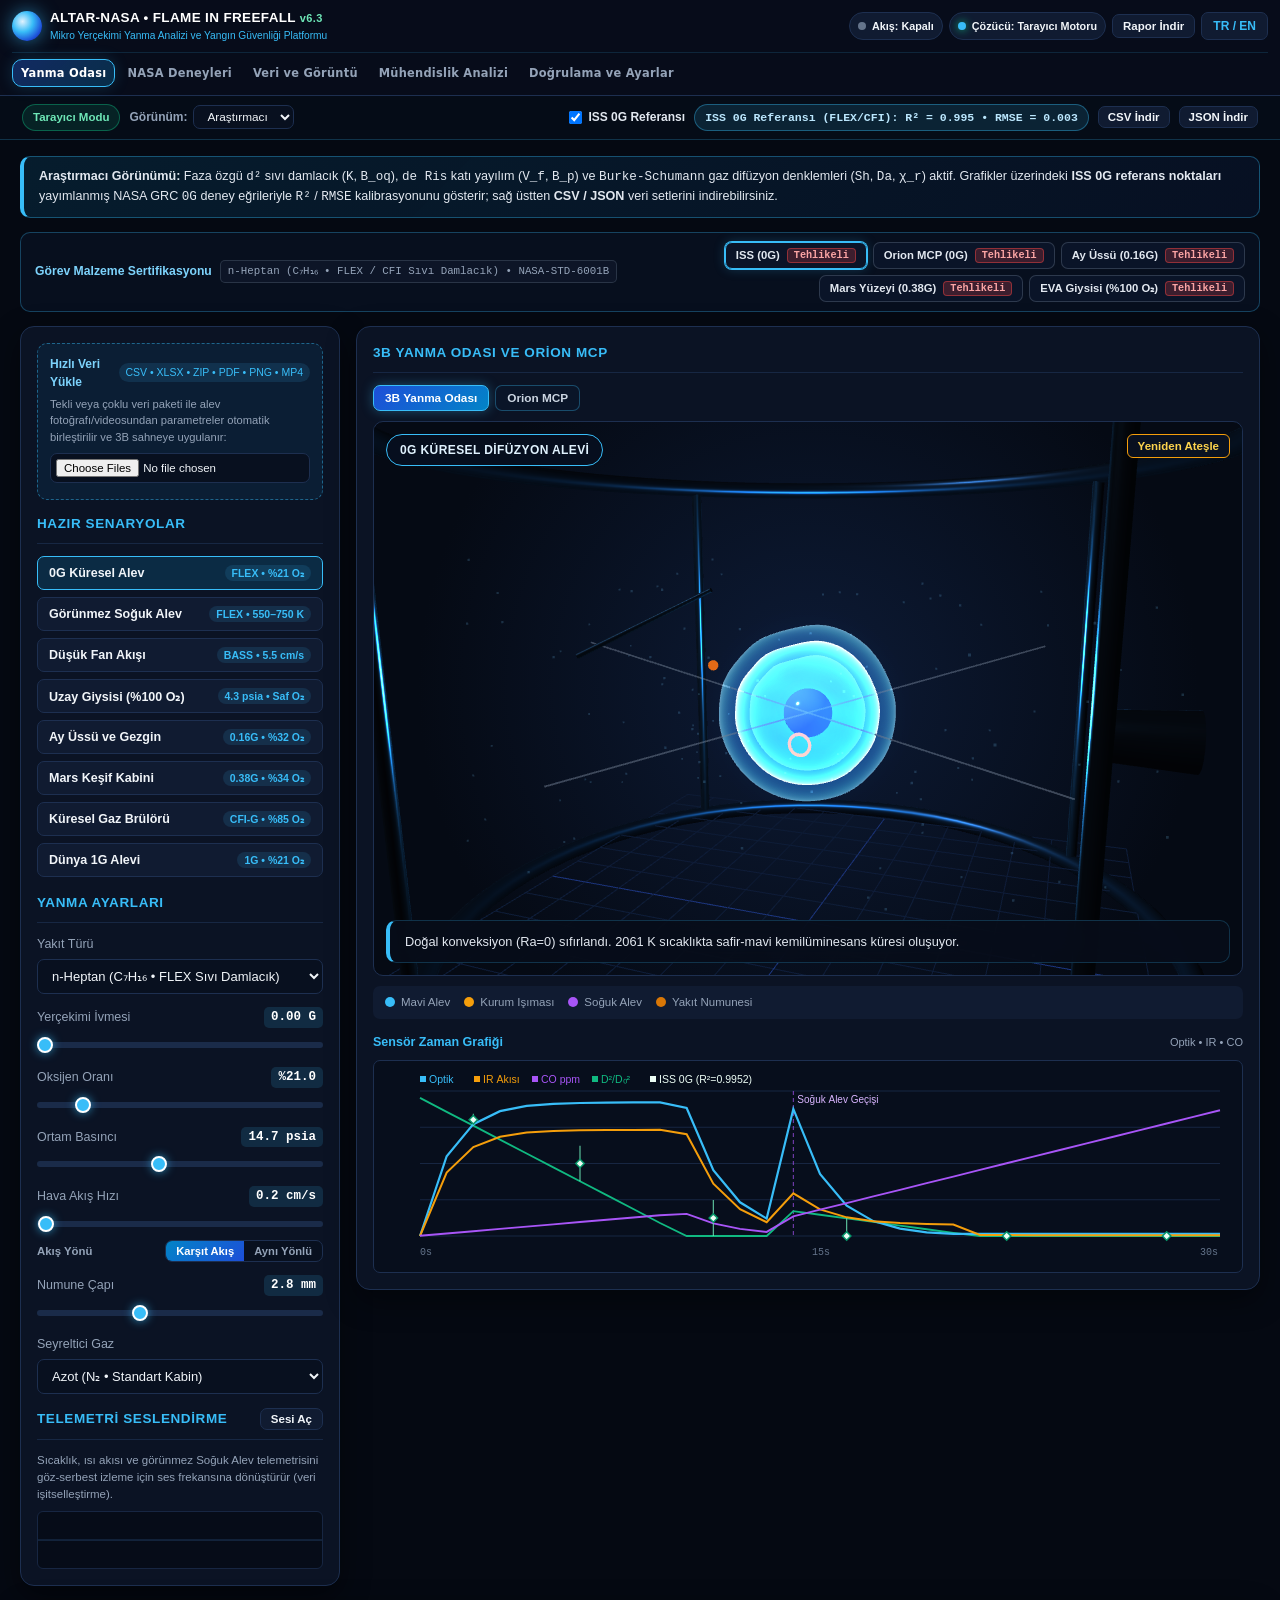
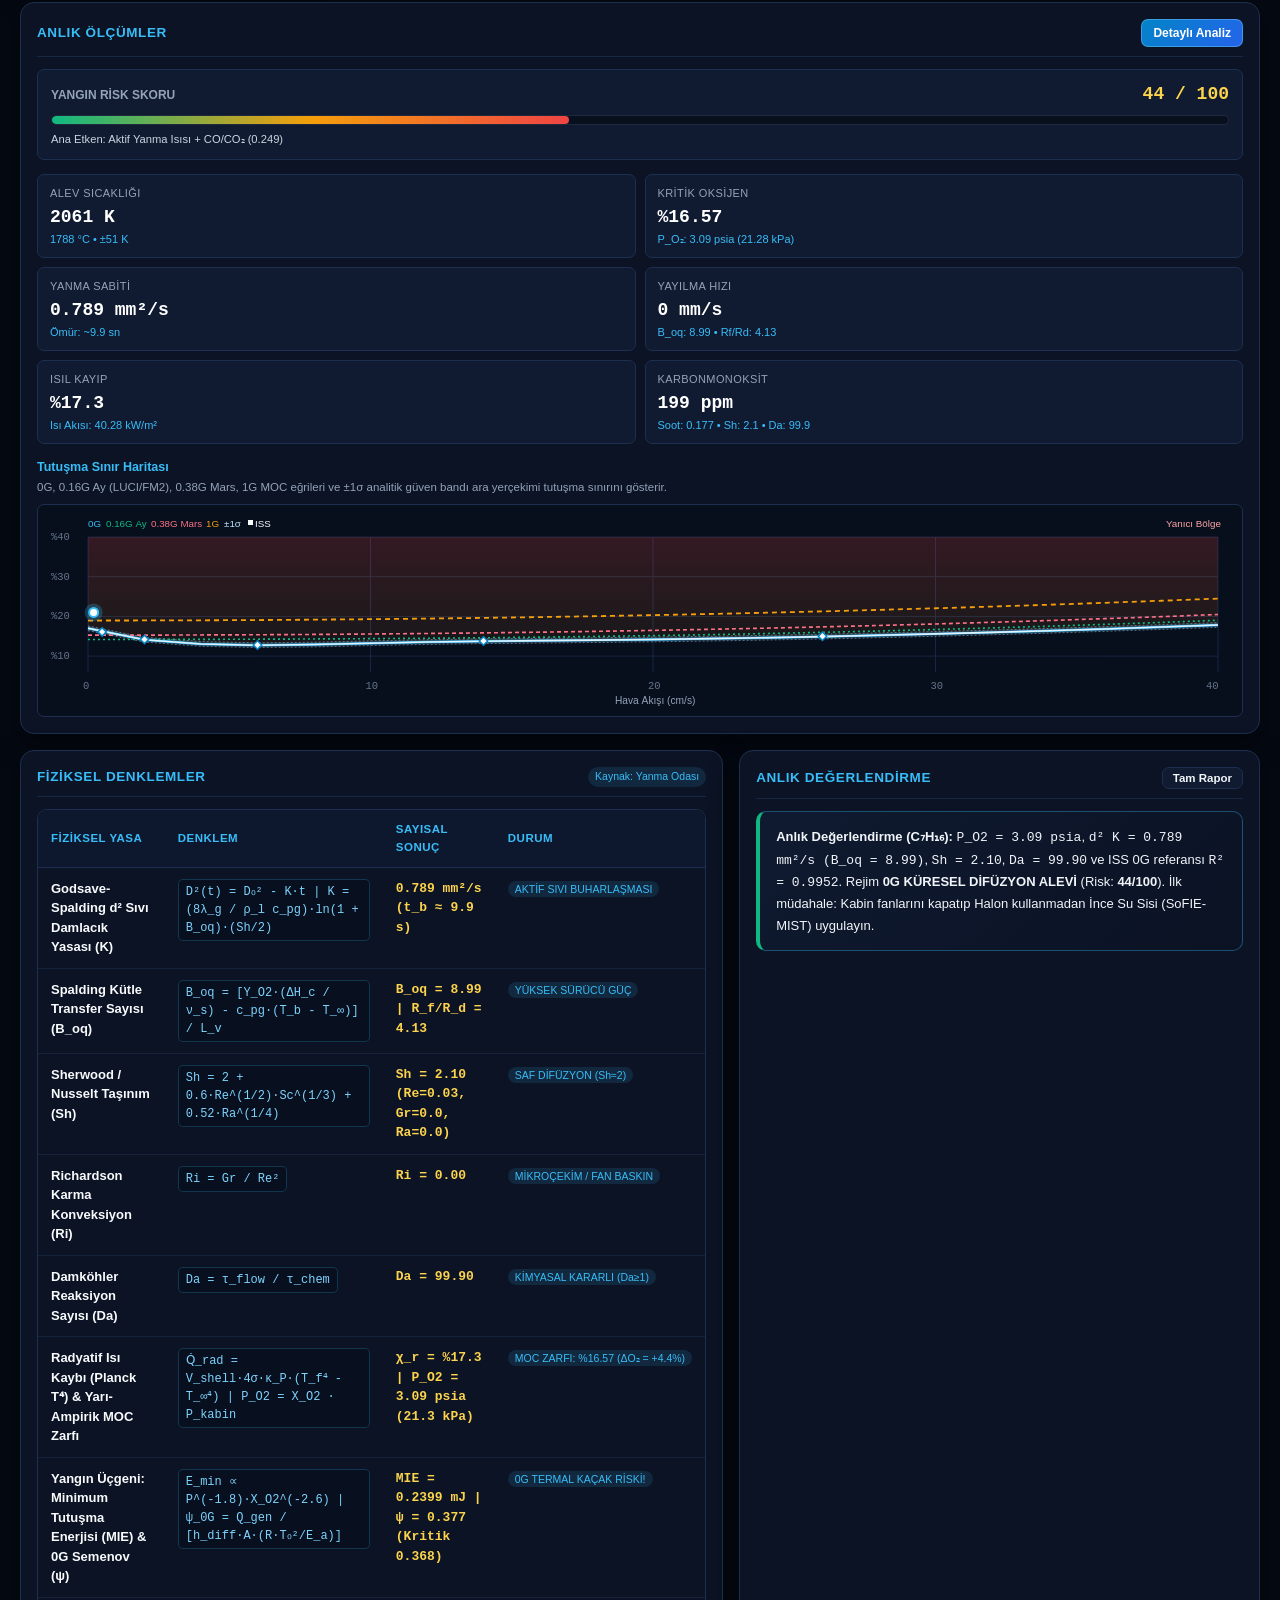
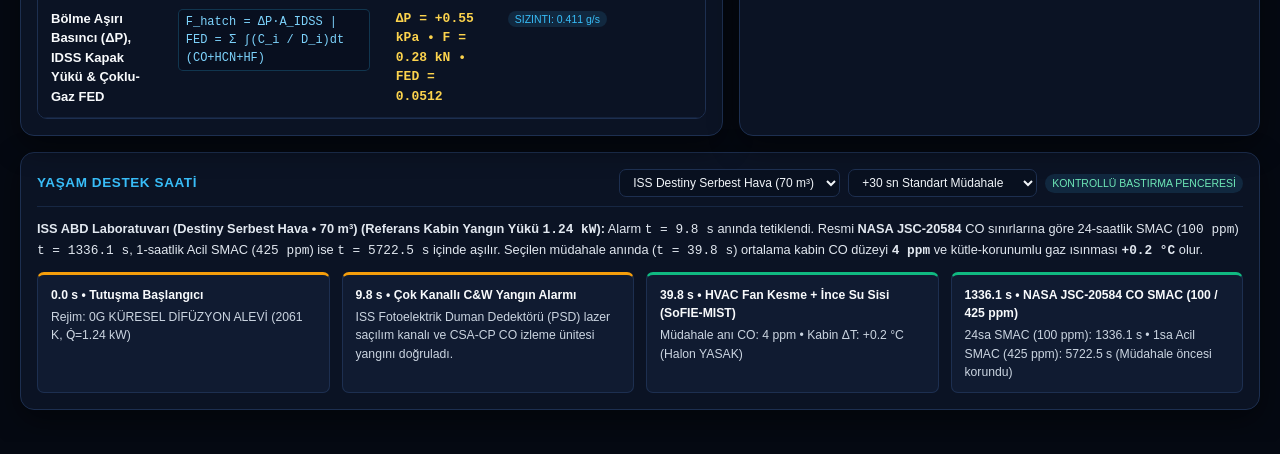
<file: index.html>
<!DOCTYPE html>
<html lang="tr">
<head>
    <meta charset="UTF-8" />
    <meta name="viewport" content="width=device-width, initial-scale=1.0" />
    <meta name="altar-serverless" content="1" />
    <meta http-equiv="Content-Security-Policy" content="default-src 'self'; script-src 'self'; style-src 'self' 'unsafe-inline'; img-src 'self' data: blob:; media-src 'self' blob:; font-src 'self' data:; connect-src 'self' https://*.nasa.gov http://127.0.0.1:11434 http://localhost:11434; object-src 'none'; base-uri 'self'; form-action 'self';" />
    <link rel="icon" href="./nasa_flame.ico" />
    <title>ALTAR-NASA • Flame in Freefall | Mikro Yerçekimi Yanma ve Orion MCP Güvenlik Platformu</title>
    <link rel="stylesheet" href="./css/mission_control.css?v=6.3" />
</head>
<body>

    <!-- ==================== ÜST GÖREV KONTROL ÇUBUĞU ==================== -->
    <header class="top-header">
        <div class="brand-group">
            <div class="brand-orb"></div>
            <div class="brand-titles">
                <h1>ALTAR-NASA • FLAME IN FREEFALL <span style="font-size:11px; color:#6ee7b7; font-weight:700;">v6.3</span></h1>
                <p id="lbl-brand-sub" data-i18n="brand_sub">Mikro Yerçekimi Yanma Analizi ve Yangın Güvenliği Platformu</p>
            </div>
        </div>

        <nav class="nav-tabs" role="tablist">
            <button class="nav-tab active" data-tab="tab-lab" id="nav-lab" data-i18n="nav_lab">Yanma Odası</button>
            <button class="nav-tab" data-tab="tab-rank" id="nav-rank" data-i18n="nav_rank">NASA Deneyleri</button>
            <button class="nav-tab" data-tab="tab-live" id="nav-live" data-i18n="nav_live">Veri ve Görüntü</button>
            <button class="nav-tab" data-tab="tab-copilot" id="nav-copilot" data-i18n="nav_copilot">Mühendislik Analizi</button>
            <button class="nav-tab" data-tab="tab-settings" id="nav-settings" data-i18n="nav_settings">Doğrulama ve Ayarlar</button>
        </nav>

        <div class="header-actions">
            <div class="status-pill" id="header-stream-pill" data-i18n-title="tip_stream_pill" title="Canlı Telemetri Akış Durumu">
                <span class="status-dot" id="header-stream-dot" style="background:#64748b; box-shadow:none;"></span>
                <span id="header-stream-text">Akış: Hazır</span>
            </div>
            <div class="status-pill" id="header-engine-pill" data-i18n-title="tip_engine_pill" title="Aktif Analitik Çözücü Durumu">
                <span class="status-dot" id="header-status-dot"></span>
                <span id="header-engine-text">Çözücü Hazırlanıyor</span>
            </div>
            <button class="btn-secondary" id="btn-export-report" style="padding: 5px 10px; font-size: 11.5px;" data-i18n-title="tip_export_report" title="Görsel Mühendislik Raporu İndir (.html / PDF)" data-i18n="btn_export_report">Rapor İndir</button>
            <button class="lang-btn" id="btn-lang-toggle" title="TR / EN">TR / EN</button>
        </div>
    </header>

    <!-- ==================== ÇALIŞMA MODU, GÖRÜNÜM, ISS R² & VERİ İNDİRME ALT ÇUBUĞU ==================== -->
    <div class="command-subbar">
        <div class="subbar-group">
            <span class="shield-pill" id="isolation-shield-pill" data-i18n="shield_badge">Tarayıcı Modu</span>
            <label style="display:inline-flex; align-items:center; gap:6px; color:var(--text-muted); font-weight:600;">
                <span data-i18n="lbl_audience">Görünüm:</span>
                <select class="nasa-select" id="sel-audience-mode" style="width:auto; padding:3px 9px; font-size:11.8px;">
                    <option value="researcher" data-tr="Araştırmacı" data-en="Researcher">Araştırmacı</option>
                    <option value="student" data-tr="Öğrenci" data-en="Student">Öğrenci</option>
                    <option value="engineer" data-tr="Mühendis" data-en="Engineer">Mühendis</option>
                </select>
            </label>
        </div>

        <div class="subbar-group">
            <label style="display:inline-flex; align-items:center; gap:6px; cursor:pointer; color:#e2e8f0; font-weight:600;">
                <input type="checkbox" id="chk-flight-overlay" checked />
                <span data-i18n="chk_flight_pts">ISS 0G Referansı</span>
            </label>
            <span class="validation-pill" id="flight-val-badge">ISS 0G Kalibrasyonu Hesaplanıyor...</span>
            <button class="btn-secondary" id="btn-export-csv" style="padding:4px 9px; font-size:11.5px;" data-i18n="btn_export_csv">CSV İndir</button>
            <button class="btn-secondary" id="btn-export-json" style="padding:4px 9px; font-size:11.5px;" data-i18n="btn_export_json">JSON İndir</button>
        </div>
    </div>

    <!-- ==================== ANA İÇERİK KONTEYNERİ ==================== -->
    <main class="main-container">

        <!-- ================================================================
             SEKME 1: YANMA ODASI
             ================================================================ -->
        <section class="tab-section active" id="tab-lab">
            <div class="audience-guide-banner" id="audience-guide-banner"></div>

            <!-- 5 FAZLI GÖREV MALZEME SERTİFİKASYON ÇUBUĞU (NASA-STD-6001B) -->
            <div class="mission-cert-bar" id="mission-cert-bar">
                <div class="mission-cert-hdr">
                    <span class="mission-cert-title" data-i18n="mission_cert_title">Görev Malzeme Sertifikasyonu</span>
                    <span class="mission-cert-sub" id="mission-cert-mat-lbl">NASA-STD-6001B</span>
                </div>
                <div class="mission-cert-pills" id="mission-cert-pills"></div>
            </div>

            <div class="lab-grid">

                <!-- SOL SÜTUN: HIZLI VERİ YÜKLE, SENARYOLAR & KAYDIRICILAR -->
                <div class="panel-box">
                    <div class="quick-ingest-box">
                        <div style="display:flex; justify-content:space-between; align-items:center; margin-bottom:5px;">
                            <strong style="font-size:12px; color:#7dd3fc;" data-i18n="quick_ingest_title">Hızlı Veri Yükle</strong>
                            <span class="preset-badge">CSV • XLSX • ZIP • PDF • PNG • MP4</span>
                        </div>
                        <p style="font-size:11.2px; color:var(--text-muted); margin-bottom:7px;" data-i18n="quick_ingest_desc">
                            Tekli veya çoklu veri paketi ile alev fotoğrafı/videosundan parametreler otomatik birleştirilir ve 3B sahneye uygulanır:
                        </p>
                        <input type="file" class="nasa-input" id="inp-quick-lab-media" multiple accept="image/*,video/mp4,video/webm,.gif,.mp4,.webm,.csv,.tsv,.xlsx,.zip,.json,.pdf,.txt,.md" style="padding:5px; font-size:11.5px;" />
                        <div id="quick-lab-media-status" style="font-size:11.2px; color:#6ee7b7; margin-top:5px;"></div>
                    </div>

                    <div class="panel-header">
                        <span class="panel-title" id="t-presets-title" data-i18n="presets_title">Hazır Senaryolar</span>
                    </div>
                    <div class="preset-list" id="preset-buttons-container"></div>

                    <div class="panel-header" style="margin-top: 8px;">
                        <span class="panel-title" id="t-controls-title" data-i18n="controls_title">Yanma Ayarları</span>
                    </div>

                    <div class="control-group">
                        <div class="control-label"><span id="lbl-fuel" data-i18n="lbl_fuel">Yakıt Türü</span></div>
                        <select class="nasa-select" id="inp-fuel">
                            <option value="n_heptane" data-tr="n-Heptan (C₇H₁₆ • FLEX Sıvı Damlacık)" data-en="n-Heptane (C₇H₁₆ • FLEX Liquid Droplet)">n-Heptan (C₇H₁₆ • FLEX Sıvı Damlacık)</option>
                            <option value="methanol" data-tr="Metanol (CH₃OH • FLEX-2 Damlacık)" data-en="Methanol (CH₃OH • FLEX-2 Droplet)">Metanol (CH₃OH • FLEX-2 Damlacık)</option>
                            <option value="pmma" data-tr="PMMA Akrilik Çubuk (BASS / SoFIE)" data-en="Cast PMMA Rod (BASS / SoFIE)">PMMA Akrilik Çubuk (BASS / SoFIE)</option>
                            <option value="sibal" data-tr="Sibal Kumaş Plaka (Saffire)" data-en="Sibal Cloth Slab (Saffire)">Sibal Kumaş Plaka (Saffire)</option>
                            <option value="nomex" data-tr="Nomex HT90-40 (Uzay Giysisi Kumaşı)" data-en="Nomex HT90-40 (EVA Suit Fabric)">Nomex HT90-40 (Uzay Giysisi Kumaşı)</option>
                            <option value="propane_cfig" data-tr="Propan Küresel Brülör (ACME CFI-G)" data-en="Propane Spherical Burner (ACME CFI-G)">Propan Küresel Brülör (ACME CFI-G)</option>
                            <option value="hydrogen" data-tr="Hidrojen Gaz Jeti (ACME / SLICE)" data-en="Hydrogen Gas Jet (ACME / SLICE)">Hidrojen Gaz Jeti (ACME / SLICE)</option>
                            <option value="custom_material" data-tr="Özel Malzeme Seçimi" data-en="Custom Material">Özel Malzeme Seçimi</option>
                        </select>
                        <div class="custom-material-box" id="custom-material-box" style="display:none;">
                            <div class="control-label" style="margin-bottom:4px;">
                                <span data-i18n="lbl_custom_mat_name">Malzeme Adı</span>
                            </div>
                            <input type="text" class="nasa-input" id="inp-custom-mat-name" value="PEEK" data-i18n-placeholder="custom_mat_ph" placeholder="Örn: PEEK, XLPE, PTFE, Kapton" style="padding:6px 8px; font-size:12px; margin-bottom:6px;" />
                            <div class="custom-mat-props-grid">
                                <div>
                                    <span class="custom-mat-mini-lbl" data-i18n="lbl_custom_rho">Yoğunluk (kg/m³)</span>
                                    <input type="number" class="nasa-input" id="inp-custom-rho" data-i18n-placeholder="ph_auto" placeholder="Oto" min="50" max="3000" step="10" style="padding:5px 7px; font-size:11.5px;" />
                                </div>
                                <div>
                                    <span class="custom-mat-mini-lbl" data-i18n="lbl_custom_lambda">İletkenlik (W/mK)</span>
                                    <input type="number" class="nasa-input" id="inp-custom-lambda" data-i18n-placeholder="ph_auto" placeholder="Oto" min="0.02" max="5.0" step="0.01" style="padding:5px 7px; font-size:11.5px;" />
                                </div>
                            </div>
                        </div>
                    </div>

                    <div class="control-group">
                        <div class="control-label">
                            <span id="lbl-gravity" data-i18n="lbl_gravity">Yerçekimi İvmesi</span>
                            <span class="control-val" id="val-gravity">0.00 G</span>
                        </div>
                        <input type="range" class="nasa-slider" id="inp-gravity" min="0" max="1.0" step="0.01" value="0.0" />
                    </div>

                    <div class="control-group">
                        <div class="control-label">
                            <span id="lbl-oxygen" data-i18n="lbl_oxygen">Oksijen Oranı</span>
                            <span class="control-val" id="val-oxygen">%21.0</span>
                        </div>
                        <input type="range" class="nasa-slider" id="inp-oxygen" min="8" max="100" step="0.5" value="21.0" />
                    </div>

                    <div class="control-group">
                        <div class="control-label">
                            <span id="lbl-pressure" data-i18n="lbl_pressure">Ortam Basıncı</span>
                            <span class="control-val" id="val-pressure">14.7 psia</span>
                        </div>
                        <input type="range" class="nasa-slider" id="inp-pressure" min="3.5" max="30.0" step="0.05" value="14.7" />
                    </div>

                    <div class="control-group">
                        <div class="control-label">
                            <span id="lbl-airflow" data-i18n="lbl_airflow">Hava Akış Hızı</span>
                            <span class="control-val" id="val-airflow">0.2 cm/s</span>
                        </div>
                        <input type="range" class="nasa-slider" id="inp-airflow" min="0.0" max="40.0" step="0.2" value="0.2" />
                        <div class="flow-dir-row">
                            <span class="flow-dir-lbl" data-i18n="lbl_flow_dir">Akış Yönü</span>
                            <div class="flow-dir-toggle" role="group">
                                <button type="button" class="flow-dir-btn active" id="btn-flow-opposed" data-flow="opposed" data-i18n="btn_flow_opposed">Karşıt Akış</button>
                                <button type="button" class="flow-dir-btn" id="btn-flow-concurrent" data-flow="concurrent" data-i18n="btn_flow_concurrent">Aynı Yönlü</button>
                            </div>
                        </div>
                    </div>

                    <div class="control-group">
                        <div class="control-label">
                            <span id="lbl-droplet" data-i18n="lbl_droplet">Numune Çapı</span>
                            <span class="control-val" id="val-droplet">2.8 mm</span>
                        </div>
                        <input type="range" class="nasa-slider" id="inp-droplet" min="0.8" max="6.5" step="0.1" value="2.8" />
                    </div>

                    <div class="control-group">
                        <div class="control-label"><span id="lbl-diluent" data-i18n="lbl_diluent">Seyreltici Gaz</span></div>
                        <select class="nasa-select" id="inp-diluent">
                            <option value="N2" data-tr="Azot (N₂ • Standart Kabin)" data-en="Nitrogen (N₂ • Standard Cabin)">Azot (N₂ • Standart Kabin)</option>
                            <option value="CO2" data-tr="Karbondioksit (CO₂ • Söndürme)" data-en="Carbon Dioxide (CO₂ • Suppression)">Karbondioksit (CO₂ • Söndürme)</option>
                            <option value="He" data-tr="Helyum (He • Yüksek Difüzyon)" data-en="Helium (He • High Diffusivity)">Helyum (He • Yüksek Difüzyon)</option>
                        </select>
                    </div>

                    <!-- TELEMETRİ SESLENDİRME (VERİ İŞİTSELLEŞTİRME) PANELİ -->
                    <div class="panel-header" style="margin-top: 14px;">
                        <span class="panel-title" data-i18n="audio_title">Telemetri Seslendirme</span>
                        <button class="btn-secondary" id="btn-audio-toggle" style="padding: 4px 10px; font-size: 11.5px;" data-i18n="audio_start">Sesi Aç</button>
                    </div>
                    <p style="font-size: 11.5px; color: var(--text-muted);" data-i18n="audio_desc">
                        Sıcaklık, ısı akısı ve görünmez Soğuk Alev telemetrisini göz-serbest izleme için ses frekansına dönüştürür (veri işitselleştirme).
                    </p>
                    <canvas class="audio-scope" id="audio-scope-canvas"></canvas>
                </div>

                <!-- ORTA SÜTUN: 3B YANMA ODASI VE ORION MCP MODELİ -->
                <div class="panel-box">
                    <div class="panel-header">
                        <span class="panel-title" id="t-3d-title" data-i18n="chamber_title">3B Yanma Odası ve Orion MCP</span>
                    </div>

                    <div class="viewport-mode-bar">
                        <div class="vp-mode-left">
                            <button type="button" class="vp-mode-btn active" id="btn-vp-chamber" data-i18n="vp_mode_chamber">3B Yanma Odası</button>
                            <button type="button" class="vp-mode-btn" id="btn-vp-spacecraft" data-i18n="vp_mode_spacecraft">Orion MCP</button>
                        </div>

                        <div class="orion-section-bar" id="orion-section-bar" style="display:none;">
                            <button type="button" class="orion-sec-btn active" data-hull="exterior" data-i18n="orion_hull_ext">Dış Gövde</button>
                            <button type="button" class="orion-sec-btn" data-hull="cutaway" data-i18n="orion_hull_cut">İç Kesit</button>
                            <span class="orion-sec-sep"></span>
                            <button type="button" class="orion-sec-btn" data-zone-focus="0" data-i18n="orion_sec_0">Komuta</button>
                            <button type="button" class="orion-sec-btn" data-zone-focus="2" data-i18n="orion_sec_2">Yaşam</button>
                            <button type="button" class="orion-sec-btn" data-zone-focus="1" data-i18n="orion_sec_1">Güç</button>
                            <button type="button" class="orion-sec-btn" data-zone-focus="3" data-i18n="orion_sec_3">Tünel</button>
                            <button type="button" class="orion-sec-btn" data-zone-focus="4" data-i18n="orion_sec_4">Hava</button>
                        </div>
                    </div>

                    <div id="chamber-stage-group">
                        <div class="chamber-wrapper" id="chamber-viewport-wrap">
                            <div id="three-canvas-container"></div>

                            <div class="viewport-hud-top">
                                <div class="regime-pill" id="hud-regime-badge">0G KÜRESEL DİFÜZYON ALEVİ</div>
                                <div class="camera-toolbar">
                                    <button class="cam-btn" id="btn-reignite" style="border-color:#f59e0b; color:#fcd34d;" data-i18n="cam_reignite">Yeniden Ateşle</button>
                                </div>
                            </div>

                            <div class="viewport-callout-bottom" id="hud-callout-summary">
                                Doğal konveksiyon sıfırlandı. Sıcak yanma gazları yükselemediği için yakıt damlacığı etrafında simetrik safir-mavi kemilüminesans küresi oluşuyor.
                            </div>
                        </div>

                        <div class="legend-strip" id="chamber-legend-strip">
                            <span class="legend-item"><span class="legend-dot" style="background:#38bdf8;"></span> <span data-i18n="leg_blue">Mavi Alev</span></span>
                            <span class="legend-item"><span class="legend-dot" style="background:#f59e0b;"></span> <span data-i18n="leg_soot">Kurum Işıması</span></span>
                            <span class="legend-item"><span class="legend-dot" style="background:#a855f7;"></span> <span data-i18n="leg_cool">Soğuk Alev</span></span>
                            <span class="legend-item"><span class="legend-dot" style="background:#d97706;"></span> <span data-i18n="leg_geom">Yakıt Numunesi</span></span>
                        </div>
                    </div>

                    <!-- ORION MCP 3B MODELİ VE ODA KAMERALARI / BÖLÜM İZOLASYON ALANI -->
                    <div class="spacecraft-stage-wrap" id="spacecraft-3d-stage">
                        <div class="sc-canvas-card">
                            <canvas id="sc-gl-canvas"></canvas>
                        </div>

                        <div class="sc-fdir-console" id="spacecraft-fdir-console">
                            <div class="sc-room-topbar">
                                <button type="button" class="sc-cam-main-btn active" id="sc-btn-cam-toggle">Kamerayı Gizle</button>
                                <div class="sc-room-tabs" id="sc-room-tabs">
                                    <button type="button" class="sc-room-tab active" data-zone="0">Komuta Bölümü</button>
                                    <button type="button" class="sc-room-tab" data-zone="2">Yaşam Bölümü</button>
                                    <button type="button" class="sc-room-tab" data-zone="1">Güç ve Elektronik</button>
                                    <button type="button" class="sc-room-tab" data-zone="3">Kenetlenme Tüneli</button>
                                    <button type="button" class="sc-room-tab" data-zone="4">Hava Ünitesi</button>
                                </div>
                            </div>

                            <div class="sc-fdir-banner" id="sc-fdir-banner" data-severity="NOMINAL">
                                Komuta Bölümü güvenli durumda. Giriş-çıkış kapakları ve hava kanalları açık.
                            </div>

                            <!-- OTONOM KORUMA EŞİĞİ GERİ SAYIM VE MANUEL DEVRAL ÇUBUĞU -->
                            <div class="sc-auto-countdown-box" id="sc-auto-countdown-box" style="display:none;">
                                <div class="sc-auto-countdown-top">
                                    <span id="sc-auto-countdown-text">Otonom Koruma Eşiği aşıldı: 5.0 sn içinde kademeli izolasyon başlayacak</span>
                                    <button type="button" class="sc-override-btn" id="sc-btn-cancel-auto">Manuel Devral</button>
                                </div>
                                <div class="sc-auto-countdown-track">
                                    <div class="sc-auto-countdown-fill" id="sc-auto-countdown-fill"></div>
                                </div>
                            </div>

                            <div class="sc-lower-workspace" id="sc-lower-workspace">
                                <div class="sc-live-cam-panel" id="sc-live-cam-panel">
                                    <div class="sc-live-cam-hdr">
                                        <span class="sc-rec-indicator"><span class="sc-rec-dot"></span> <span id="sc-pip-label">KAYIT • Komuta</span></span>
                                        <span class="sc-cam-mode-group">
                                            <button type="button" id="sc-btn-cam-optical" class="sc-mini-btn active">Optik</button>
                                            <button type="button" id="sc-btn-ir-mode" class="sc-mini-btn">Termal</button>
                                            <button type="button" id="sc-btn-cam-split" class="sc-mini-btn">Bölünmüş</button>
                                            <button type="button" id="sc-btn-webcam" class="sc-mini-btn">Web Kamera</button>
                                        </span>
                                    </div>
                                    <canvas id="sc-pip-canvas" width="520" height="292"></canvas>
                                    <div class="sc-live-cam-ftr">
                                        <span id="sc-pip-temp">Sıcaklık: 21 °C • CO: 1 ppm</span>
                                        <span id="sc-pip-detect" style="color:#34d399; font-weight:700;">Durum: Güvenli</span>
                                    </div>
                                </div>

                                <div class="sc-room-controls-col">
                                    <div class="sc-hw-grid">
                                        <button type="button" class="sc-hw-btn isolate-trig" id="sc-btn-isolate-room">Bölümü Tamamen Kapat</button>
                                        <button type="button" class="sc-hw-btn" id="sc-btn-hatch">Giriş-Çıkış Kapağını Kapat</button>
                                        <button type="button" class="sc-hw-btn" id="sc-btn-fan">Hava Giriş-Çıkışını Kapat</button>
                                        <button type="button" class="sc-hw-btn fire-trig" id="sc-btn-fire-toggle">Yangın Testi Başlat</button>
                                        <button type="button" class="sc-hw-btn mist-trig" id="sc-btn-mist">Su Sisi Söndürücü</button>
                                        <button type="button" class="sc-hw-btn" id="sc-btn-sspc">Bölüm Elektriğini Kes</button>
                                    </div>

                                    <div class="sc-room-summary-box">
                                        <div><span class="sc-sum-lbl" id="sc-lbl-dp">Bölüm Basınç Farkı:</span> <strong id="sc-stat-phys" class="sc-sum-val">+0.00 kPa</strong></div>
                                        <div><span class="sc-sum-lbl" id="sc-lbl-smoke">Diğer Odalara Duman Geçişi:</span> <strong id="sc-stat-smoke" class="sc-sum-val">Yok (0.00 g/s)</strong></div>
                                        <div><span class="sc-sum-lbl" id="sc-lbl-air">Bölüm Bağlantı Durumu:</span> <strong id="sc-stat-isolation" class="sc-sum-val">Kapak ve Hava Açık</strong></div>
                                        <div><span class="sc-sum-lbl" id="sc-lbl-reign">Yeniden Tutuşma Riski:</span> <strong id="sc-stat-reignition" class="sc-sum-val">%0 (294 K)</strong></div>
                                        <div style="grid-column: span 2;"><span class="sc-sum-lbl" id="sc-lbl-reentry">Güvenli Giriş Süresi:</span> <strong id="sc-stat-reentry" class="sc-sum-val">Hazır (0 sn)</strong></div>
                                    </div>

                                    <div class="sc-room-Subactions">
                                        <div class="sc-auto-thresh-wrap">
                                            <label class="sc-auto-label">
                                                <input type="checkbox" id="sc-chk-ai-auto" checked />
                                                <span id="sc-lbl-auto">Otonom Koruma Eşiği</span>
                                            </label>
                                            <input type="range" id="sc-inp-auto-thresh" class="sc-thresh-slider" min="40" max="90" step="5" value="65" />
                                            <span id="sc-val-auto-thresh" class="sc-thresh-val">Risk ≥ 65</span>
                                        </div>
                                        <div class="sc-subaction-btns" style="display:flex; flex-wrap:wrap; gap:6px;">
                                            <button type="button" class="btn-primary" id="sc-btn-full-sequence" data-tr="Sıralı Müdahale" data-en="Auto Response" style="padding:4px 9px; font-size:11px;">Sıralı Müdahale</button>
                                            <button type="button" class="btn-secondary" id="sc-btn-camras" data-tr="Havayı Temizle" data-en="Clean Cabin Air" style="padding:4px 9px; font-size:11px;">Havayı Temizle</button>
                                            <button type="button" class="btn-secondary" id="sc-btn-ai-copilot" data-tr="Bölümü Raporla" data-en="Analyze Room" style="padding:4px 9px; font-size:11px;">Bölümü Raporla</button>
                                        </div>
                                    </div>
                                </div>
                            </div>
                        </div>
                    </div>

                    <div class="analog-material-notice" id="analog-material-banner" style="display:none;"></div>
                    <div class="partial-g-notice" id="partial-g-banner"></div>

                    <!-- SENSÖR ZAMAN GRAFİĞİ -->
                    <div style="margin-top: 14px;">
                        <div style="display:flex; justify-content:space-between; align-items:center;">
                            <span style="font-size:12.5px; font-weight:700; color:var(--accent-cyan);" data-i18n="chart_sensor_title">
                                Sensör Zaman Grafiği
                            </span>
                            <span style="font-size:11px; color:var(--text-muted);" data-i18n="chart_sensor_sub">Optik • IR • CO</span>
                        </div>
                        <div class="chart-canvas-wrap">
                            <canvas class="sci-chart" id="chart-multisensor"></canvas>
                        </div>
                    </div>
                </div>

                <!-- SAĞ SÜTUN: ANLIK ÖLÇÜMLER & TUTUŞMA SINIR HARİTASI -->
                <div class="panel-box lab-right-col">
                    <div class="panel-header">
                        <span class="panel-title" data-i18n="tel_panel_title">Anlık Ölçümler</span>
                        <button class="btn-primary" id="btn-ai-interpret-sim" style="padding: 6px 11px; font-size: 12px;" data-i18n="btn_ai_interpret">
                            Detaylı Analiz
                        </button>
                    </div>

                    <div class="risk-meter-box">
                        <div style="display:flex; justify-content:space-between; align-items:center;">
                            <span style="font-size:12px; font-weight:700; color:var(--text-muted);" data-i18n="lbl_risk_score">YANGIN RİSK SKORU</span>
                            <span id="tel-risk-score" style="font-family:Consolas,monospace; font-size:18px; font-weight:800; color:#fcd34d;">42 / 100</span>
                        </div>
                        <div class="risk-bar-track">
                            <div class="risk-bar-fill" id="tel-risk-bar"></div>
                        </div>
                        <div class="risk-driver-note" id="tel-risk-driver"></div>
                    </div>

                    <div class="telemetry-grid">
                        <div class="tel-card">
                            <div class="tel-label" data-i18n="card_temp">Alev Sıcaklığı</div>
                            <div class="tel-value" id="tel-temp">1999 K</div>
                            <div class="tel-sub" id="tel-temp-c">1726 °C</div>
                        </div>
                        <div class="tel-card">
                            <div class="tel-label" data-i18n="card_moc">Kritik Oksijen</div>
                            <div class="tel-value" id="tel-moc">%16.4</div>
                            <div class="tel-sub" id="tel-po2">P_O₂: 3.09 psia</div>
                        </div>
                        <div class="tel-card">
                            <div class="tel-label" data-i18n="card_kburn">Yanma Sabiti</div>
                            <div class="tel-value" id="tel-kburn">0.74 mm²/s</div>
                            <div class="tel-sub" id="tel-lifetime">Ömür: ~10.5 sn</div>
                        </div>
                        <div class="tel-card">
                            <div class="tel-label" data-i18n="card_spread">Yayılma Hızı</div>
                            <div class="tel-value" id="tel-spread">0.55 mm/s</div>
                            <div class="tel-sub" id="tel-radius">B_oq: 6.2 • Rf/Rd: 5.4</div>
                        </div>
                        <div class="tel-card">
                            <div class="tel-label" data-i18n="card_rad">Isıl Kayıp</div>
                            <div class="tel-value" id="tel-radloss">%21.0</div>
                            <div class="tel-sub" id="tel-flux">Isı Akısı: 28.4 kW/m²</div>
                        </div>
                        <div class="tel-card">
                            <div class="tel-label" data-i18n="card_co">Karbonmonoksit</div>
                            <div class="tel-value" id="tel-co">145 ppm</div>
                            <div class="tel-sub" id="tel-soot">Soot: 0.18 • Sh: 2.08</div>
                        </div>
                    </div>

                    <div style="margin-top: 10px;">
                        <div style="display:flex; justify-content:space-between; align-items:center;">
                            <span style="font-size:12.5px; font-weight:700; color:var(--accent-cyan);" data-i18n="chart_moc_title">
                                Tutuşma Sınır Haritası
                            </span>
                        </div>
                        <p style="font-size:11.5px; color:var(--text-muted); margin-top:2px;" data-i18n="chart_moc_desc">
                            0G, 0.16G Ay (LUCI/FM2), 0.38G Mars ve 1G MOC eğrileri ara yerçekimi tutuşma sınırını gösterir; düşük fan akışı (3–8 cm/s) gizli risk yaratır.
                        </p>
                        <div class="chart-canvas-wrap">
                            <canvas class="sci-chart" id="chart-flammability"></canvas>
                        </div>
                    </div>
                </div>

            </div>

            <!-- ALT BÖLÜM: FİZİKSEL DENKLEMLER VE ANLIK DEĞERLENDİRME -->
            <div class="lab-bottom-grid">
                <div class="panel-box">
                    <div class="panel-header">
                        <span class="panel-title" data-i18n="formula_table_title">Fiziksel Denklemler</span>
                        <span class="preset-badge" id="formula-active-source-badge">Kaynak: Yanma Odası</span>
                    </div>
                    <div class="nasa-table-wrap">
                        <table class="nasa-table">
                            <thead>
                                <tr>
                                    <th data-i18n="th_law">Fiziksel Yasa</th>
                                    <th data-i18n="th_eq">Denklem</th>
                                    <th data-i18n="th_val">Sayısal Sonuç</th>
                                    <th data-i18n="th_status">Durum</th>
                                </tr>
                            </thead>
                            <tbody id="formula-results-tbody"></tbody>
                        </table>
                    </div>
                </div>

                <div class="panel-box">
                    <div class="panel-header">
                        <span class="panel-title" data-i18n="live_synthesis_title">Anlık Değerlendirme</span>
                        <button class="btn-secondary" id="btn-deep-ai-from-formula" style="padding:4px 10px; font-size:11.5px;" data-i18n="btn_full_ai_report">
                            Tam Rapor
                        </button>
                    </div>
                    <div class="live-formula-commentary" id="live-formula-ai-box">
                        Veriler ve boyutsuz taşınım denklemleri yükleniyor...
                    </div>
                </div>
            </div>

            <!-- YAŞAM DESTEK SAATİ -->
            <div class="panel-box cabin-timeline-panel" id="cabin-timeline-panel">
                <div class="panel-header" style="flex-wrap:wrap; gap:10px;">
                    <span class="panel-title" data-i18n="cabin_clock_title">Yaşam Destek Saati</span>
                    <div style="display:flex; gap:8px; align-items:center; flex-wrap:wrap;">
                        <select class="nasa-select" id="sel-habitat-volume" style="width:auto; padding:5px 9px; font-size:12px;">
                            <option value="iss_module" data-tr="ISS Destiny Serbest Hava (70 m³)" data-en="ISS Destiny Free Air (70 m³)">ISS Destiny Serbest Hava (70 m³)</option>
                            <option value="lunar_hab" data-tr="Orion / Gateway Kabini (19 m³)" data-en="Orion / Gateway Cabin (19 m³)">Orion / Gateway Kabini (19 m³)</option>
                            <option value="lunar_rover" data-tr="Basınçlı Ay Gezgini (11 m³)" data-en="Pressurized Lunar Rover (11 m³)">Basınçlı Ay Gezgini (11 m³)</option>
                            <option value="mars_hab" data-tr="Mars Yüzey Kabini (28 m³)" data-en="Mars Surface Cabin (28 m³)">Mars Yüzey Kabini (28 m³)</option>
                            <option value="eva_suit" data-tr="EVA Uzay Giysisi (0.18 m³)" data-en="EVA Spacesuit (0.18 m³)">EVA Uzay Giysisi (0.18 m³)</option>
                        </select>
                        <select class="nasa-select" id="sel-crew-response" style="width:auto; padding:5px 9px; font-size:12px;">
                            <option value="10" data-tr="+10 sn Hızlı Müdahale" data-en="+10 s Rapid Action">+10 sn Hızlı Müdahale</option>
                            <option value="30" selected data-tr="+30 sn Standart Müdahale" data-en="+30 s Standard Action">+30 sn Standart Müdahale</option>
                            <option value="60" data-tr="+60 sn Gecikmeli Müdahale" data-en="+60 s Delayed Action">+60 sn Gecikmeli Müdahale</option>
                            <option value="999" data-tr="Müdahalesiz Yanma" data-en="Unmitigated Burn">Müdahalesiz Yanma</option>
                        </select>
                        <span class="preset-badge" id="cabin-severity-badge">HESAPLANIYOR</span>
                    </div>
                </div>
                <div id="cabin-timeline-summary" style="font-size:12.8px; color:#e2e8f0; margin-bottom:6px;"></div>
                <div class="milestone-grid" id="cabin-milestones-grid"></div>
            </div>
        </section>

        <!-- ================================================================
             SEKME 2: NASA DENEYLERİ
             ================================================================ -->
        <section class="tab-section" id="tab-rank">
            <div class="panel-box">
                <div class="ranking-toolbar">
                    <div>
                        <h2 style="font-size:16px; color:#ffffff;" data-i18n="rank_main_title">Deney Sıralaması</h2>
                        <p style="font-size:12.5px; color:var(--text-muted);" data-i18n="rank_main_desc">
                            Uzay istasyonu, uzay giysisi, Ay/Mars üsleri ve basınçlı gezginler için en kritik 15 NASA PSI deneyini fiziksel yakınlık ile sıralar ve karşılaştırır.
                        </p>
                    </div>
                    <div style="display:flex; gap:8px; flex-wrap:wrap; align-items:center;">
                        <input type="text" class="nasa-input" id="inp-rank-query" data-i18n-placeholder="rank_placeholder" placeholder="Örn: soğuk alev, CFI-G, DAFT toz, SPICE, gezgin..." style="width:290px;" />
                        <button class="btn-primary" id="btn-run-rank" data-i18n="btn_rerank">Sırala</button>
                        <button class="btn-secondary" id="btn-compare-selected" data-i18n="btn_compare">Seçilenleri Kıyasla</button>
                    </div>
                </div>

                <!-- DONANIM FİLTRESİ -->
                <div class="hw-filter-bar" id="hw-filter-container">
                    <span style="font-size:12px; font-weight:700; color:var(--accent-cyan); margin-right:4px;" data-i18n="lbl_hw_filter">Donanım Filtresi:</span>
                    <button class="hw-filter-btn active" data-hw="ALL" data-i18n="hw_all">Tüm Deneyler</button>
                    <button class="hw-filter-btn" data-hw="CIR" data-i18n="hw_cir">ISS CIR / ACME</button>
                    <button class="hw-filter-btn" data-hw="MSG" data-i18n="hw_msg">MSG Fan Kanalı</button>
                    <button class="hw-filter-btn" data-hw="CYGNUS" data-i18n="hw_cygnus">Cygnus Aracı</button>
                    <button class="hw-filter-btn" data-hw="CABIN" data-i18n="hw_cabin">Duman ve Toz</button>
                </div>

                <div class="scope-footnote-banner" data-i18n="psi_rocket_scope_note">
                    NASA PSI Kapsam Notu: Roket motorları ve iticilerdeki yüksek gaz hızları yanmayı yerçekiminden bağımsız kıldığından PSI veritabanı mürettebat kabinleri, uzay giysileri ve yüzey habitatlarındaki yangın güvenliğine odaklanır.
                </div>

                <div class="nasa-table-wrap">
                    <table class="nasa-table">
                        <thead>
                            <tr>
                                <th style="width:40px;" data-i18n="th_sel">Seç</th>
                                <th style="width:50px;" data-i18n="th_rank">Sıra</th>
                                <th style="width:130px;" data-i18n="th_prog">Program</th>
                                <th data-i18n="th_exp_detail">Deney Özeti ve Bulgular</th>
                                <th style="width:148px;" data-i18n="th_cond">Test Koşulları</th>
                                <th style="width:132px;" data-i18n="th_prio">Uyum Skoru</th>
                                <th style="width:142px;" data-i18n="th_evid">İşlemler</th>
                            </tr>
                        </thead>
                        <tbody id="ranking-tbody"></tbody>
                    </table>
                </div>

                <!-- TEST VARYASYONLARI -->
                <div class="intra-runs-box" id="intra-runs-section">
                    <div class="panel-header" style="margin-bottom:8px;">
                        <span class="panel-title" id="intra-runs-title">Test Varyasyonları</span>
                        <span class="preset-badge" id="intra-runs-badge">PSI-FLEX-01</span>
                    </div>
                    <p style="font-size:12px; color:var(--text-muted);" id="intra-runs-sub" data-i18n="intra_runs_hint">
                        Yukarıdaki tablodan herhangi bir deneyin "Test Varyasyonları" düğmesine tıklayarak aynı donanım içindeki testlerin nasıl farklılaştığını inceleyin:
                    </p>
                    <div class="intra-runs-grid" id="intra-runs-cards"></div>
                </div>

                <!-- DENEY KARŞILAŞTIRMASI -->
                <div id="comparison-section" style="margin-top: 20px;">
                    <div class="panel-header">
                        <span class="panel-title" data-i18n="cmp_section_title">Deney Karşılaştırması</span>
                    </div>
                    <div id="comparison-conflict-banner" class="conflict-bounding-banner" style="display:none;"></div>
                    <div id="comparison-synthesis-banner" style="padding:11px 14px; background:rgba(14,165,233,0.12); border:1px solid rgba(56,189,248,0.35); border-radius:8px; font-size:13px;"></div>
                    <div class="compare-cards-grid" id="comparison-cards-container"></div>
                </div>

                <!-- DÜNYA UYGULAMALARI -->
                <div style="margin-top: 22px;">
                    <div class="panel-header">
                        <span class="panel-title" data-i18n="earth_section_title">Dünya Uygulamaları</span>
                    </div>
                    <div class="transfer-grid" id="earth-transfer-container"></div>
                </div>
            </div>
        </section>

        <!-- ================================================================
             SEKME 3: VERİ VE GÖRÜNTÜ
             ================================================================ -->
        <section class="tab-section" id="tab-live">

            <!-- CANLI NASA AKIŞI -->
            <div class="panel-box" id="continuous-stream-panel" style="margin-bottom: 16px;">
                <div class="panel-header">
                    <span class="panel-title" data-i18n="stream_panel_title">Canlı NASA Akışı</span>
                    <span class="preset-badge" id="stream-state-badge">Kapalı (Hazır)</span>
                </div>
                <p style="font-size:12.5px; color:var(--text-muted); margin-bottom:12px;" data-i18n="stream_panel_desc">
                    Seçtiğiniz NASA veri tabanından (NTRS / OSDR-PSI) veya özel bir JSON / CSV bağlantısından belirlediğiniz aralıklarla veri çeker ve simülasyonu günceller.
                </p>

                <div style="display:grid; grid-template-columns: 220px 1fr 140px auto auto; gap:8px; align-items:center; flex-wrap:wrap;">
                    <select class="nasa-select" id="sel-stream-source">
                        <option value="ntrs" data-tr="NASA NTRS Akışı" data-en="NASA NTRS Stream">NASA NTRS Akışı</option>
                        <option value="osdr" data-tr="NASA PSI Akışı" data-en="NASA PSI Stream">NASA PSI Akışı</option>
                        <option value="custom_url" data-tr="Özel Veri Adresi" data-en="Custom Data URL">Özel Veri Adresi</option>
                    </select>
                    <input type="text" class="nasa-input" id="inp-stream-target" value="auto" data-i18n-placeholder="stream_target_ph" placeholder="Sorgu ('auto' = tüm NASA deneylerini tarar) veya https://... adresi girin" />
                    <select class="nasa-select" id="sel-stream-interval">
                        <option value="15" data-tr="Her 15 Saniye" data-en="Every 15 Seconds">Her 15 Saniye</option>
                        <option value="25" selected data-tr="Her 25 Saniye" data-en="Every 25 Seconds">Her 25 Saniye</option>
                        <option value="45" data-tr="Her 45 Saniye" data-en="Every 45 Seconds">Her 45 Saniye</option>
                        <option value="90" data-tr="Her 90 Saniye" data-en="Every 90 Seconds">Her 90 Saniye</option>
                    </select>
                    <button class="btn-primary" id="btn-stream-toggle" data-i18n="btn_stream_start">Akışı Başlat</button>
                    <button class="btn-secondary" id="btn-stream-poll-now" data-i18n="btn_stream_now">Şimdi Çek</button>
                </div>

                <div style="margin-top:10px; display:flex; align-items:center; justify-content:space-between; flex-wrap:wrap; gap:10px;">
                    <label style="display:inline-flex; align-items:center; gap:8px; font-size:12.5px; cursor:pointer; color:#e2e8f0;">
                        <input type="checkbox" id="chk-stream-autosync" checked />
                        <span data-i18n="chk_stream_sync">Yeni verileri 3B Yanma Odasına otomatik uygula</span>
                    </label>
                    <span id="stream-meta-info" style="font-size:11.5px; color:var(--text-muted);" data-i18n="stream_not_started">Henüz akış başlatılmadı.</span>
                </div>

                <div id="stream-events-box" style="margin-top:12px; max-height:230px; overflow-y:auto;"></div>
            </div>

            <div class="two-col-grid">

                <!-- SOL: NASA ARŞİV SORGUSU -->
                <div class="panel-box">
                    <div class="panel-header">
                        <span class="panel-title" data-i18n="live_search_title">NASA Arşiv Sorgusu</span>
                        <span class="preset-badge" id="live-api-badge">Hazır</span>
                    </div>
                    <p style="font-size:12.5px; color:var(--text-muted); margin-bottom:12px;" data-i18n="live_search_desc">
                        Doğrudan resmi psi.nasa.gov, ntrs.nasa.gov ve osdr.nasa.gov servislerinden gerçek zamanlı bilimsel rapor ve deney kayıtlarını sorgulayın.
                    </p>
                    <div style="display:flex; gap:8px; margin-bottom:14px; flex-wrap:wrap;">
                        <input type="text" class="nasa-input" id="inp-live-nasa-q" value="FLEX microgravity droplet cool flame" style="flex:1; min-width:200px;" />
                        <select class="nasa-select" id="sel-live-source" style="min-width:210px; width:auto;">
                            <option value="osdr" data-tr="NASA PSI Veri Kayıtları" data-en="NASA PSI Datasets">NASA PSI Veri Kayıtları</option>
                            <option value="ntrs" data-tr="NASA NTRS Makaleleri" data-en="NASA NTRS Papers">NASA NTRS Makaleleri</option>
                        </select>
                        <button class="btn-primary" id="btn-fetch-nasa-live" data-i18n="btn_fetch_live">Arşivde Ara</button>
                    </div>

                    <div style="display:flex; gap:6px; flex-wrap:wrap; margin-bottom:12px;">
                        <button class="btn-secondary quick-ntrs-btn" data-q="Saffire spacecraft fire">Saffire</button>
                        <button class="btn-secondary quick-ntrs-btn" data-q="BASS-II solid combustion microgravity">BASS-II</button>
                        <button class="btn-secondary quick-ntrs-btn" data-q="FLEX droplet cool flame">FLEX / CFI</button>
                        <button class="btn-secondary quick-ntrs-btn" data-q="SoFIE solid fuel ignition">SoFIE</button>
                        <button class="btn-secondary quick-ntrs-btn" data-q="ACME E-FIELD CFI-G microgravity">ACME / CFI-G</button>
                        <button class="btn-secondary quick-ntrs-btn" data-q="DAFT smoke aerosol microgravity">DAFT / SAME</button>
                    </div>

                    <div id="live-nasa-results-list" style="max-height:460px; overflow-y:auto;"></div>
                </div>

                <!-- SAĞ: DOSYA VE FOTOĞRAF ANALİZİ -->
                <div class="panel-box">
                    <div class="panel-header">
                        <span class="panel-title" data-i18n="ingest_panel_title">Dosya ve Fotoğraf Analizi</span>
                    </div>
                    <p style="font-size:12.5px; color:var(--text-muted); margin-bottom:12px;" data-i18n="ingest_panel_desc">
                        Alev fotoğraflarını, videolarını (.png, .jpg, .gif, .mp4) veya NASA PSI veri tablolarını (.csv, .xlsx, .zip, .pdf, .json) yükleyin; çıkarılan parametreler 3B odaya aktarılır.
                    </p>

                    <div class="control-group">
                        <div class="control-label"><span data-i18n="lbl_scrape_url">Web Bağlantısı Çözümle</span></div>
                        <div style="display:flex; gap:8px;">
                            <input type="text" class="nasa-input" id="inp-scrape-url" placeholder="https://psi.nasa.gov/physci/repo/data/investigations/PSI-69" />
                            <button class="btn-secondary" id="btn-scrape-url" style="white-space:nowrap;" data-i18n="btn_scrape_url">3B'ye Aktar</button>
                        </div>
                        <div id="url-scrape-status-line" style="font-size:11.8px; margin-top:6px; min-height:16px;"></div>
                    </div>

                    <div id="media-analysis-result-box" style="margin-top:8px; margin-bottom:12px;"></div>

                    <div class="control-group" style="margin-top:12px;">
                        <div class="control-label"><span data-i18n="lbl_choose_file">Veri Paketi veya Fotoğraf Seç (Çoklu Seçim)</span></div>
                        <input type="file" class="nasa-input" id="inp-doc-file" multiple accept="image/*,video/mp4,video/webm,.gif,.mp4,.webm,.csv,.tsv,.xlsx,.zip,.json,.pdf,.txt,.md" />
                        <label style="display:inline-flex; align-items:center; gap:7px; font-size:12px; color:#cbd5e1; margin-top:7px; cursor:pointer;">
                            <input type="checkbox" id="chk-media-autosync" checked />
                            <span data-i18n="chk_media_sync">Çıkarılan verileri otomatik olarak 3B Yanma Odasına uygula</span>
                        </label>
                        <button class="btn-primary" id="btn-upload-doc" style="margin-top:8px; width:100%;" data-i18n="btn_upload_doc">
                            Dosya Paketini Analiz Et
                        </button>
                    </div>

                    <!-- DİNAMİK ÖZEL DENKLEM DOĞRULAMA MOTORU -->
                    <div class="custom-eq-card">
                        <div class="panel-header" style="margin-bottom:6px;">
                            <span class="panel-title" data-i18n="custom_eq_title">Özel Denklem Doğrulama</span>
                            <span class="preset-badge">AST • R² • RMSE</span>
                        </div>
                        <p style="font-size:11.6px; color:var(--text-muted); margin-bottom:8px;" data-i18n="custom_eq_desc">
                            Değişkenler (O2, P, U, G, D0, B_oq, Sh, Da, Re, Ra, Tf, chi_r) ile kendi yanma korelasyonunuzu girin ve çözücü eğrisiyle doğrulayın:
                        </p>
                        <div style="display:flex; gap:5px; flex-wrap:wrap; margin-bottom:7px;">
                            <button type="button" class="btn-secondary custom-eq-preset-btn" data-eq="0.82 * (O2 / 21.0)**0.72 * (P / 14.7)**0.25 * (1 + 0.16 * sqrt(U))" data-target="k_burn" style="padding:2px 8px; font-size:10.8px;" data-i18n="eq_pre_d2">d²-Yasası (K)</button>
                            <button type="button" class="btn-secondary custom-eq-preset-btn" data-eq="16.5 - 2.4 * exp(-((U - 4.8) / 5.5)**2) + 2.1 * sqrt(G)" data-target="moc_pct" style="padding:2px 8px; font-size:10.8px;">MOC (%O₂)</button>
                            <button type="button" class="btn-secondary custom-eq-preset-btn" data-eq="ln(1 + B_oq) / ln(1 + O2 / 100.0) * 0.14" data-target="standoff_ratio" style="padding:2px 8px; font-size:10.8px;">Rf/Rd</button>
                        </div>
                        <input type="text" class="nasa-input" id="inp-custom-eq" value="0.82 * (O2 / 21.0)**0.72 * (P / 14.7)**0.25 * (1 + 0.16 * sqrt(U))" style="font-family:Consolas,monospace; font-size:11.8px; margin-bottom:7px;" />
                        <div style="display:grid; grid-template-columns:1fr auto; gap:8px; align-items:center;">
                            <select class="nasa-select" id="sel-custom-eq-target" style="padding:6px 9px; font-size:11.8px;">
                                <option value="k_burn" data-tr="Hedef: Yanma Sabiti K (mm²/s)" data-en="Target: Burn Constant K (mm²/s)">Hedef: Yanma Sabiti K (mm²/s)</option>
                                <option value="moc_pct" data-tr="Hedef: Kritik Oksijen MOC (%O₂)" data-en="Target: Critical Oxygen MOC (%O₂)">Hedef: Kritik Oksijen MOC (%O₂)</option>
                                <option value="standoff_ratio" data-tr="Hedef: Alev Mesafe Oranı (Rf/Rd)" data-en="Target: Flame Standoff Ratio (Rf/Rd)">Hedef: Alev Mesafe Oranı (Rf/Rd)</option>
                                <option value="flame_spread_mm_s" data-tr="Hedef: Yayılma Hızı V_f (mm/s)" data-en="Target: Spread Rate V_f (mm/s)">Hedef: Yayılma Hızı V_f (mm/s)</option>
                                <option value="flame_temp_k" data-tr="Hedef: Alev Sıcaklığı T_f (K)" data-en="Target: Flame Temperature T_f (K)">Hedef: Alev Sıcaklığı T_f (K)</option>
                            </select>
                            <button type="button" class="btn-primary" id="btn-eval-custom-eq" style="padding:6px 12px; font-size:11.8px;" data-i18n="btn_eval_custom_eq">Denklemi Doğrula</button>
                        </div>
                        <div id="custom-eq-result-box" style="margin-top:8px;"></div>
                    </div>

                    <div class="panel-header" style="margin-top:16px;">
                        <span class="panel-title" data-i18n="rag_test_title">Metin Arama</span>
                    </div>
                    <div style="display:flex; gap:8px; margin-bottom:10px;">
                        <input type="text" class="nasa-input" id="inp-rag-search" data-i18n-placeholder="rag_search_ph" placeholder="Deney kayıtlarında kavram ara..." />
                        <button class="btn-secondary" id="btn-rag-search" data-i18n="btn_rag_search">Ara</button>
                    </div>
                    <div id="rag-search-results" style="max-height:200px; overflow-y:auto;"></div>
                </div>

            </div>
        </section>

        <!-- ================================================================
             SEKME 4: MÜHENDİSLİK ANALİZİ
             ================================================================ -->
        <section class="tab-section" id="tab-copilot">
            <div class="copilot-layout">

                <!-- SOL: HAZIR SORULAR VE DOSYA EKLEME -->
                <div class="panel-box">
                    <div class="panel-header">
                        <span class="panel-title" data-i18n="copilot_tasks_title">Hazır Sorular</span>
                    </div>
                    <div class="preset-list">
                        <button class="preset-btn copilot-prompt-btn" data-prompt-tr="Mevcut 3B yanma odası telemetrisini ve boyutsuz sayıları (K, B_oq, Sh, Ra, Ri, Da, χ_r, MOC) formüllerle analiz et; en yakın NASA PSI deneylerini sıralayarak uzay aracı yangın güvenliği ve Dünya transferi önerilerini sun." data-prompt-en="Analyze my active 3D combustion chamber telemetry and dimensionless numbers (K, B_oq, Sh, Ra, Ri, Da, χ_r, MOC) using governing equations; rank matching NASA PSI investigations and provide spacecraft fire safety & Earth transfer insights.">
                            <span data-i18n="cp_btn_1">Aktif Odayı Değerlendir</span>
                        </button>
                        <button class="preset-btn copilot-prompt-btn" data-prompt-tr="EVA uzay giysisi (4.3 psia, %100 O2), Ay Üssü / Basınçlı Gezgin (10.2 psia, %32 O2) ve ACME CFI-G (%85 O2) atmosferlerini standart ISS atmosferiyle (14.7 psia, %21 O2) kısmi oksijen basıncı ve yanıcılık riski açısından kıyasla." data-prompt-en="Compare EVA Spacesuit (4.3 psia, 100% O2), Lunar Base / Pressurized Rover (10.2 psia, 32% O2), and ACME CFI-G (85% O2) atmospheres against standard ISS air (14.7 psia, 21% O2) in terms of P_O2, pre-breathe tradeoffs, and flame spread.">
                            <span data-i18n="cp_btn_2">Giysi ve Gezgin Kıyasla</span>
                        </button>
                        <button class="preset-btn copilot-prompt-btn" data-prompt-tr="NASA PSI veritabanında kısmi yerçekimi (Ay 0.16G ve Mars 0.38G) verilerinin mevcut durumunu, beklenen LUCI ve FM2 deneylerini, 0G-1G sınırlandırma (bounding) yöntemini ve ACME E-FIELD iyon rüzgarı taklidini açıkla." data-prompt-en="Explain the current partial-gravity (Lunar 0.16G & Martian 0.38G) data gap in NASA PSI, upcoming LUCI and FM2 experiments, how 0G and 1G bound intermediate flammability, and ACME E-FIELD ionic-wind emulation.">
                            <span data-i18n="cp_btn_3">Kısmi Yerçekimi Analizi</span>
                        </button>
                        <button class="preset-btn copilot-prompt-btn" data-prompt-tr="FLEX, CFI ve ACME CFI-G deneylerindeki görünmez Soğuk Alev (Cool Flame) rejimini, radyatif kayıp kesri (χ_r) ve DAFT/SAME toz-duman ayrımı sensör mimarisiyle açıkla." data-prompt-en="Explain invisible Cool Flame NTC regimes across FLEX, CFI, and ACME CFI-G via radiative loss χ_r, alongside DAFT/SAME multi-channel smoke vs. lunar-dust sensor discrimination.">
                            <span data-i18n="cp_btn_4">Soğuk Alev ve Sensörler</span>
                        </button>
                        <button class="preset-btn copilot-prompt-btn" data-prompt-tr="İnsanlı uzay araçlarında Halon 1301 neden yasaktır? SoFIE-MIST ince su sisi, HVAC kapatma protokolü ve NASA teknolojilerinin Dünya'daki itfaiyeci giysileri, hava tankları ve duman dedektörlerine katkılarını açıkla." data-prompt-en="Why is Halon 1301 strictly banned in crewed spacecraft? Compare SoFIE-MIST fine water mist and HVAC shutoff, and detail NASA spinoffs to terrestrial smoke detectors, firefighter turnout gear, and SCBA air tanks.">
                            <span data-i18n="cp_btn_5">Su Sisi ve İtfaiye</span>
                        </button>
                    </div>

                    <div class="panel-header" style="margin-top:14px;">
                        <span class="panel-title" data-i18n="copilot_attach_title">Dosya Ekle</span>
                    </div>
                    <p style="font-size:11.5px; color:var(--text-muted); margin-bottom:6px;" data-i18n="copilot_attach_desc">
                        Alev fotoğrafı/videosu (.png/.jpg/.gif/.mp4) veya veri dosyası (.csv/.xlsx/.zip/.pdf/.json) seçtiğinizde hem 3B simülasyon güncellenir hem de denklemlerle değerlendirilir:
                    </p>
                    <input type="file" class="nasa-input" id="inp-chat-image" accept="image/*,video/mp4,video/webm,.gif,.mp4,.webm,.csv,.tsv,.xlsx,.zip,.json,.pdf,.txt,.md" />
                    <div id="chat-image-status" style="font-size:11.5px; color:var(--accent-emerald); margin-top:6px;"></div>

                    <div style="margin-top:14px; display:flex; align-items:center; gap:8px;">
                        <input type="checkbox" id="chk-deep-6stage" checked />
                        <label for="chk-deep-6stage" style="font-size:12px; color:var(--text-main); cursor:pointer;" data-i18n="chk_6stage">
                            NASA-STD-6001B Güvenlik Denetimi Aktif
                        </label>
                    </div>
                </div>

                <!-- SAĞ: MÜHENDİSLİK ANALİZ PENCERESİ -->
                <div class="chat-window">
                    <div class="chat-topbar">
                        <div style="display:flex; align-items:center; gap:8px;">
                            <span style="font-size:12px; font-weight:700; color:var(--accent-cyan);" data-i18n="lbl_active_engine">Hesaplama Modu:</span>
                            <select class="nasa-select" id="sel-copilot-provider" style="min-width:300px; max-width:390px; width:auto; padding:5px 10px; font-size:12px;">
                                <option value="auto" data-tr="Otomatik (Fizik Çözücü + Aktif Motor)" data-en="Auto (Physics Solver + Active Engine)">Otomatik (Fizik Çözücü + Aktif Motor)</option>
                                <option value="physics" data-tr="Analitik Fizik Çözücü" data-en="Analytical Physics Solver">Analitik Fizik Çözücü</option>
                                <option value="ollama" data-tr="Çevrimdışı Yerel Model" data-en="Offline Local Model">Çevrimdışı Yerel Model</option>
                                <option value="antigravity" data-tr="Yerel Sistem Köprüsü" data-en="Local System Bridge">Yerel Sistem Köprüsü</option>
                                <option value="gemini" data-tr="Google Gemini Geçidi" data-en="Google Gemini Gateway">Google Gemini Geçidi</option>
                                <option value="openrouter" data-tr="OpenRouter Geçidi" data-en="OpenRouter Gateway">OpenRouter Geçidi</option>
                            </select>
                        </div>
                        <div style="display:flex; align-items:center; gap:8px;">
                            <span style="font-size:11.5px; color:var(--text-muted);" id="copilot-live-context-tag" data-i18n="copilot_ctx_tag">
                                3B Yanma Odası ve 15 PSI Deneyi Bağlı
                            </span>
                            <button class="btn-secondary" id="btn-clear-chat" style="padding:4px 9px; font-size:11px;" data-i18n="btn_clear_chat">Sıfırla</button>
                        </div>
                    </div>

                    <div class="chat-messages" id="chat-messages-box">
                        <div class="msg-bubble msg-ai console-readiness-card" id="welcome-ai-bubble">
                            <h3 data-i18n="welcome_title">Mühendislik Analizi ve Karar Desteği</h3>
                            <div class="console-readiness-grid">
                                <div class="console-kv-item">
                                    <div class="console-kv-label" data-i18n="kv_solver_lbl">SAYISAL ÇÖZÜCÜ</div>
                                    <div class="console-kv-val" data-i18n="kv_solver_val">d² • de Ris • B_oq • Sh • Da</div>
                                </div>
                                <div class="console-kv-item">
                                    <div class="console-kv-label" data-i18n="kv_corpus_lbl">VERİ KAYNAKLARI</div>
                                    <div class="console-kv-val">15 NASA PSI + NTRS + OSDR</div>
                                </div>
                                <div class="console-kv-item">
                                    <div class="console-kv-label" data-i18n="kv_auditor_lbl">GÜVENLİK STANDARDI</div>
                                    <div class="console-kv-val">NASA-STD-6001B • JSC-20584 SMAC</div>
                                </div>
                            </div>
                            <p data-i18n="welcome_p1">
                                Bu modül; aktif 3B yanma odası durumunu, boyutsuz taşınım sayılarını, ISS uçuş doğrulama sonuçlarını (R² / RMSE) ve 15 doğrulanmış NASA PSI deneyini analitik çözücü üzerinden değerlendirir.
                            </p>
                            <p style="margin-top:6px;" data-i18n="welcome_p2">
                                Uzay istasyonları (ISS), EVA uzay giysileri (%100 O₂ @ 4.3 psia), Ay/Mars yüzey üsleri ve basınçlı gezginler (10.2 psia) için tutuşma sınırlarını, soğuk alev davranışını ve su sisi protokollerini sorgulayabilirsiniz.
                            </p>
                        </div>
                    </div>

                    <div class="chat-input-bar">
                        <input type="text" class="nasa-input" id="inp-chat-msg" data-i18n-placeholder="chat_input_ph" placeholder="Yanma denklemleri, uzay giysisi/gezgin atmosferi veya NASA PSI deney sorusu yazın..." />
                        <button class="btn-danger" id="btn-cancel-chat" style="display:none;" data-i18n="btn_stop_chat">Durdur</button>
                        <button class="btn-primary" id="btn-send-chat" data-i18n="btn_send_chat">Analiz Et</button>
                    </div>
                </div>

            </div>
        </section>

        <!-- ================================================================
             SEKME 5: DOĞRULAMA VE AYARLAR
             ================================================================ -->
        <section class="tab-section" id="tab-settings">
            <div class="settings-grid">

                <!-- ÜST TAM GENİŞLİK MODÜL: FİZİKSEL KURALLAR -->
                <div class="panel-box" style="grid-column: 1 / -1;">
                    <div class="panel-header">
                        <span class="panel-title" data-i18n="set_card3_title">Fiziksel Kurallar</span>
                        <span class="preset-badge" data-i18n="con_enforced_badge">AKTİF DENETİM</span>
                    </div>
                    <p style="font-size:12.5px; color:var(--text-muted); margin-bottom:12px;" data-i18n="set_card3_desc">
                        Aşağıdaki taşınım yasaları, boyutsuz rejim sınırları ve NASA-STD-6001B uçuş güvenliği kuralları tüm hesaplama adımlarında zorunlu olarak denetlenmektedir:
                    </p>
                    <div id="directives-list-container"></div>
                </div>

                <!-- ORTA SOL MODÜL: ÇÖZÜCÜ DURUMU -->
                <div class="panel-box">
                    <div class="panel-header">
                        <span class="panel-title" data-i18n="set_card1_title">Çözücü Durumu</span>
                        <button class="btn-secondary" id="btn-refresh-ollama" style="padding:4px 10px; font-size:11.5px;" data-i18n="btn_check_all">Durumu Yenile</button>
                    </div>

                    <div class="solver-spec-grid">
                        <div class="solver-spec-card">
                            <div class="spec-k" data-i18n="spec_k1">TAŞINIM ÇÖZÜCÜ</div>
                            <div class="spec-v">d² • de Ris • B_oq • Sh • Da</div>
                        </div>
                        <div class="solver-spec-card">
                            <div class="spec-k" data-i18n="spec_k2">ISS DOĞRULAMASI</div>
                            <div class="spec-v" id="settings-flight-val-spec" data-i18n="spec_v2_live">Canlı ISS 0G Hesaplanıyor</div>
                        </div>
                        <div class="solver-spec-card">
                            <div class="spec-k" data-i18n="spec_k3">ÇALIŞMA MODU</div>
                            <div class="spec-v" data-i18n="spec_v3">Tarayıcı İçi</div>
                        </div>
                        <div class="solver-spec-card">
                            <div class="spec-k" data-i18n="spec_k4">GÜVENLİK STANDARDI</div>
                            <div class="spec-v">NASA-STD-6001B • JSC-20584 SMAC</div>
                        </div>
                    </div>

                    <div class="control-group">
                        <div class="control-label"><span data-i18n="lbl_def_provider">Varsayılan Hesaplama Modu</span></div>
                        <select class="nasa-select" id="cfg-active-provider">
                            <option value="auto" data-tr="Otomatik (Fizik Çözücü + Aktif Motor)" data-en="Auto (Physics Solver + Active Engine)">Otomatik (Fizik Çözücü + Aktif Motor)</option>
                            <option value="physics" data-tr="Analitik Fizik Çözücü" data-en="Analytical Physics Solver">Analitik Fizik Çözücü</option>
                            <option value="ollama" data-tr="Çevrimdışı Yerel Model" data-en="Offline Local Model">Çevrimdışı Yerel Model</option>
                            <option value="antigravity" data-tr="Yerel Sistem Köprüsü" data-en="Local System Bridge">Yerel Sistem Köprüsü</option>
                            <option value="gemini" data-tr="Google Gemini Geçidi" data-en="Google Gemini Gateway">Google Gemini Geçidi</option>
                            <option value="openrouter" data-tr="OpenRouter Geçidi" data-en="OpenRouter Gateway">OpenRouter Geçidi</option>
                            <option value="custom" data-tr="Özel Kurumsal Uç Nokta" data-en="Custom Endpoint">Özel Kurumsal Uç Nokta</option>
                        </select>
                    </div>

                    <div class="control-group">
                        <div class="control-label">
                            <span data-i18n="lbl_agy_model">Yerel Sistem Köprüsü</span>
                            <span class="control-val" id="agy-cli-badge">Hazırlanıyor</span>
                        </div>
                        <select class="nasa-select" id="cfg-agy-model">
                            <option value="gemini-2.5-flash" data-tr="Gemini 2.5 Flash — Bilimsel Sentez" data-en="Gemini 2.5 Flash — Scientific Synthesis">Gemini 2.5 Flash — Bilimsel Sentez</option>
                        </select>
                    </div>
                </div>

                <!-- ORTA SAĞ MODÜL: YEREL MODEL AYARLARI -->
                <div class="panel-box">
                    <div class="panel-header">
                        <span class="panel-title" data-i18n="set_ollama_hub_title">Yerel Model Ayarları</span>
                    </div>

                    <div class="control-group">
                        <div class="control-label"><span data-i18n="lbl_ollama_host">Yerel Servis Adresi</span></div>
                        <input type="text" class="nasa-input" id="cfg-ollama-host" value="http://127.0.0.1:11434" />
                    </div>

                    <div class="control-group">
                        <div class="control-label">
                            <span data-i18n="lbl_ollama_model">Yüklü Yerel Model</span>
                            <span class="control-val" id="ollama-online-badge">Hazırlanıyor</span>
                        </div>
                        <select class="nasa-select" id="cfg-ollama-model">
                            <option value="auto" data-tr="Otomatik (Önerilen Yerel Model)" data-en="Auto (Recommended Local Model)">Otomatik (Önerilen Yerel Model)</option>
                        </select>
                    </div>

                    <div class="control-group" style="margin-top:10px;">
                        <div class="control-label"><span data-i18n="lbl_ollama_pull">Model İndir veya Bellek Temizle</span></div>
                        <div style="display:flex; gap:8px;">
                            <input type="text" class="nasa-input" id="inp-ollama-pull" data-i18n-placeholder="ollama_pull_ph" placeholder="Model adı" />
                            <button class="btn-secondary" id="btn-ollama-pull" data-i18n="btn_pull">İndir</button>
                            <button class="btn-secondary" id="btn-ollama-unload" data-i18n-title="tip_unload" title="Bellek Boşalt" data-i18n="btn_unload">Temizle</button>
                        </div>
                    </div>

                    <div style="margin-top:12px; padding-top:10px; border-top:1px solid var(--border-subtle);">
                        <button class="btn-secondary" id="btn-test-provider" style="width:100%; justify-content:center;" data-i18n="btn_test_provider">
                            Çözücüyü Test Et
                        </button>
                        <div id="provider-test-output" style="font-size:12px; color:#93c5fd; margin-top:8px;"></div>
                    </div>
                </div>

                <!-- ALT KAPALI AKORDEON: GELİŞMİŞ BAĞLANTILAR -->
                <details class="nasa-accordion" id="ext-gateway-accordion">
                    <summary>
                        <span>
                            <span class="acc-chevron"></span>
                            <span data-i18n="set_card2_title">Gelişmiş Bağlantılar</span>
                        </span>
                        <span class="preset-badge" data-i18n="acc_opt_badge">İSTEĞE BAĞLI</span>
                    </summary>

                    <div class="nasa-accordion-body">
                        <div class="panel-box" style="margin:0;">
                            <p style="font-size:12px; color:var(--text-muted); margin-bottom:12px;" data-i18n="set_card2_desc">
                                Bağlantı anahtarları kaynak koda gömülmez; yalnızca yerel kullanıcı yapılandırma dosyasında saklanır.
                            </p>

                            <div class="control-group">
                                <div class="control-label">
                                    <span data-i18n="lbl_gemini_key">Google Gemini Anahtarı</span>
                                    <span id="st-gemini-key" style="font-size:11px;"></span>
                                </div>
                                <input type="password" class="nasa-input" id="cfg-gemini-key" placeholder="AIzaSy..." />
                            </div>

                            <div class="control-group">
                                <div class="control-label"><span data-i18n="lbl_gemini_model">Google Gemini Modeli</span></div>
                                <input type="text" class="nasa-input" id="cfg-gemini-model" value="gemini-2.5-flash" />
                            </div>

                            <div class="control-group">
                                <div class="control-label">
                                    <span data-i18n="lbl_agy_key">Yerel Köprü Anahtarı (İsteğe Bağlı)</span>
                                    <span id="st-agy-sdk" style="font-size:11px; color:var(--accent-cyan);"></span>
                                </div>
                                <input type="password" class="nasa-input" id="cfg-antigravity-key" data-i18n-placeholder="agy_key_ph" placeholder="İsteğe Bağlı Anahtar..." />
                            </div>

                            <div class="control-group">
                                <div class="control-label"><span data-i18n="lbl_or_key">OpenRouter Anahtarı</span></div>
                                <input type="password" class="nasa-input" id="cfg-openrouter-key" placeholder="sk-or-v1-..." />
                            </div>

                            <div class="control-group">
                                <div class="control-label"><span data-i18n="lbl_or_model">OpenRouter Modeli</span></div>
                                <input type="text" class="nasa-input" id="cfg-openrouter-model" value="google/gemini-2.0-flash-exp:free" />
                            </div>
                        </div>

                        <div class="panel-box" style="margin:0; display:flex; flex-direction:column; justify-content:space-between;">
                            <div>
                                <div class="control-group">
                                    <div class="control-label"><span data-i18n="lbl_custom_gw">Özel Uç Nokta Bağlantısı</span></div>
                                    <div style="display:grid; grid-template-columns:1fr 1fr 110px; gap:6px;">
                                        <input type="text" class="nasa-input" id="cfg-custom-url" placeholder="https://api.example.com/v1" />
                                        <input type="password" class="nasa-input" id="cfg-custom-key" data-i18n-placeholder="custom_key_ph" placeholder="Yetki Anahtarı" />
                                        <input type="text" class="nasa-input" id="cfg-custom-model" data-i18n-placeholder="custom_model_ph" placeholder="Model Adı" />
                                    </div>
                                </div>

                                <div class="control-group" style="margin-top:14px;">
                                    <div class="control-label"><span data-i18n="lbl_extra_dir">Raporlama Notları</span></div>
                                    <textarea class="nasa-textarea" id="cfg-extra-directives" rows="4" data-i18n-placeholder="extra_dir_ph" placeholder="Örn: Teknik çıktılarda her zaman kPa biriminin yanında psia karşılığını da belirt..."></textarea>
                                    <button class="btn-secondary" id="btn-save-directives" style="margin-top:8px;" data-i18n="btn_save_dir">Notları Güncelle</button>
                                </div>
                            </div>

                            <button class="btn-primary" id="btn-save-config" style="width:100%; margin-top:14px;" data-i18n="btn_save_cfg">
                                Ayarları Kaydet
                            </button>
                        </div>
                    </div>
                </details>

            </div>
        </section>

    </main>

    <div class="toast-banner" id="app-toast"></div>

    <!-- YEREL PAKETLENMİŞ THREE.JS VE UYGULAMA MODÜLLERİ -->
    <script src="./js/vendor/three.min.js"></script>
    <script src="./js/three_chamber_3d.js?v=6.3"></script>
    <script src="./js/spacecraft_ultra_hd_3d.js?v=6.3"></script>
    <script src="./js/charts_and_audio.js?v=6.3"></script>
    <script src="./js/serverless_kernel.js?v=6.3"></script>
    <script src="./js/app_controller.js?v=6.3"></script>
</body>
</html>
</file>
<file: css/mission_control.css>
/* ============================================================================
   ALTAR-NASA v6.3: Flame in Freefall — Mission Control Web Dashboard Stylesheet
   Net, yüksek kontrastlı, göz yormayan ve %100 duyarlı (responsive) tasarım.
   ============================================================================ */

:root {
    --bg-deep: #050912;
    --bg-panel: #0b1324;
    --bg-card: #101b31;
    --bg-card-hover: #152340;
    --bg-input: #08101f;
    --border-subtle: #1d2f50;
    --border-highlight: #2d4a7c;
    --text-main: #f1f5f9;
    --text-muted: #94a3b8;
    --text-dim: #64748b;
    --accent-cyan: #38bdf8;
    --accent-blue: #2563eb;
    --accent-emerald: #10b981;
    --accent-amber: #f59e0b;
    --accent-red: #ef4444;
    --accent-violet: #a855f7;
    --radius-lg: 14px;
    --radius-md: 10px;
    --radius-sm: 7px;
    --shadow-soft: 0 10px 30px rgba(0, 0, 0, 0.45);
}

* {
    box-sizing: border-box;
    margin: 0;
    padding: 0;
}

html, body {
    background-color: var(--bg-deep);
    color: var(--text-main);
    font-family: "Segoe UI", -apple-system, BlinkMacSystemFont, Roboto, Helvetica, Arial, sans-serif;
    font-size: 14px;
    line-height: 1.5;
    min-height: 100vh;
    overflow-x: hidden;
}

/* Custom Scrollbar */
::-webkit-scrollbar {
    width: 8px;
    height: 8px;
}
::-webkit-scrollbar-track {
    background: var(--bg-deep);
}
::-webkit-scrollbar-thumb {
    background: #1e3356;
    border-radius: 4px;
}
::-webkit-scrollbar-thumb:hover {
    background: var(--accent-cyan);
}

/* ======================== TOP HEADER BAR ======================== */
.top-header {
    position: sticky;
    top: 0;
    z-index: 100;
    display: flex;
    align-items: center;
    justify-content: space-between;
    gap: 12px;
    padding: 10px 20px;
    background: rgba(8, 14, 28, 0.92);
    backdrop-filter: blur(14px);
    border-bottom: 1px solid var(--border-subtle);
}

.brand-group {
    display: flex;
    align-items: center;
    gap: 11px;
    flex-shrink: 0;
}

.brand-orb {
    width: 36px;
    height: 36px;
    border-radius: 50%;
    background: radial-gradient(circle at 35% 35%, #e0f2fe 0%, #38bdf8 38%, #1d4ed8 72%, #09152b 100%);
    box-shadow: 0 0 18px rgba(56, 189, 248, 0.55);
    flex-shrink: 0;
}

.brand-titles {
    flex-shrink: 0;
}

.brand-titles h1 {
    font-size: 15.5px;
    font-weight: 700;
    letter-spacing: 0.35px;
    color: #ffffff;
    white-space: nowrap;
}

.brand-titles p {
    font-size: 11.3px;
    color: var(--accent-cyan);
    font-weight: 500;
    white-space: nowrap;
}

/* Main Navigation Tabs */
.nav-tabs {
    display: flex;
    align-items: center;
    gap: 5px;
    flex-wrap: wrap;
}

.nav-tab {
    background: transparent;
    color: var(--text-muted);
    border: 1px solid transparent;
    padding: 6.5px 10px;
    border-radius: var(--radius-md);
    font-size: 12.3px;
    font-weight: 600;
    white-space: nowrap;
    cursor: pointer;
    transition: all 0.2s cubic-bezier(0.22, 1, 0.36, 1);
    display: inline-flex;
    align-items: center;
    gap: 6px;
}

.nav-tab:hover {
    color: var(--text-main);
    background: rgba(56, 189, 248, 0.08);
    border-color: rgba(56, 189, 248, 0.22);
}

.nav-tab.active {
    color: #ffffff;
    background: linear-gradient(135deg, rgba(37, 99, 235, 0.35), rgba(14, 165, 233, 0.22));
    border-color: var(--accent-cyan);
    box-shadow: 0 0 15px rgba(56, 189, 248, 0.18);
}

.header-actions {
    display: flex;
    align-items: center;
    gap: 7px;
    flex-shrink: 0;
}

.header-actions button {
    white-space: nowrap;
    flex-shrink: 0;
}

@media (max-width: 1620px) {
    .top-header {
        flex-wrap: wrap;
        row-gap: 7px;
        padding: 8px 18px;
    }
    .brand-group {
        order: 1;
    }
    .header-actions {
        order: 2;
        margin-left: auto;
    }
    .nav-tabs {
        order: 3;
        flex: 1 1 100%;
        width: 100%;
        padding-top: 6px;
        border-top: 1px solid rgba(56, 189, 248, 0.15);
    }
}

@media (max-width: 820px) {
    .brand-titles h1,
    .brand-titles p {
        white-space: normal;
    }
    .header-actions {
        flex-wrap: wrap;
        margin-left: 0;
    }
}

.status-pill {
    display: inline-flex;
    align-items: center;
    gap: 6px;
    padding: 6px 11px;
    border-radius: 999px;
    background: var(--bg-card);
    border: 1px solid var(--border-subtle);
    font-size: 11.8px;
    font-weight: 600;
    white-space: nowrap;
    flex-shrink: 0;
    color: var(--text-main);
    cursor: pointer;
}

.status-dot {
    width: 8px;
    height: 8px;
    border-radius: 50%;
    background: var(--accent-emerald);
    box-shadow: 0 0 8px var(--accent-emerald);
    flex-shrink: 0;
}

.lang-btn {
    background: var(--bg-card);
    color: var(--accent-cyan);
    border: 1px solid var(--border-subtle);
    padding: 6px 11px;
    border-radius: var(--radius-sm);
    font-size: 12px;
    font-weight: 700;
    white-space: nowrap;
    flex-shrink: 0;
    cursor: pointer;
    transition: 0.18s;
}
.lang-btn:hover {
    border-color: var(--accent-cyan);
    background: var(--bg-card-hover);
}

/* ======================== TAB VIEWS ======================== */
.main-container {
    max-width: 1780px;
    margin: 0 auto;
    padding: 16px 20px 32px;
}

.tab-section {
    display: none;
    animation: fadeSlideIn 0.26s cubic-bezier(0.22, 1, 0.36, 1);
}

.tab-section.active {
    display: block;
}

@keyframes fadeSlideIn {
    from { opacity: 0; transform: translateY(6px); }
    to { opacity: 1; transform: translateY(0); }
}

/* ======================== TAB 1: 3D LAB GRID ======================== */
.lab-grid {
    display: grid;
    grid-template-columns: 340px minmax(480px, 1fr) 410px;
    gap: 16px;
    align-items: start;
}

@media (max-width: 1420px) {
    .lab-grid {
        grid-template-columns: 320px 1fr;
    }
    .lab-right-col {
        grid-column: 1 / -1;
    }
}

@media (max-width: 980px) {
    .lab-grid {
        grid-template-columns: 1fr;
    }
}

.panel-box {
    background: var(--bg-panel);
    border: 1px solid var(--border-subtle);
    border-radius: var(--radius-lg);
    padding: 16px;
    box-shadow: var(--shadow-soft);
}

.panel-header {
    display: flex;
    align-items: center;
    justify-content: space-between;
    margin-bottom: 12px;
    padding-bottom: 9px;
    border-bottom: 1px solid rgba(29, 47, 80, 0.7);
}

.panel-title {
    font-size: 13.5px;
    font-weight: 700;
    text-transform: uppercase;
    letter-spacing: 0.6px;
    color: var(--accent-cyan);
    display: flex;
    align-items: center;
    gap: 7px;
}

/* Preset Buttons */
.preset-list {
    display: flex;
    flex-direction: column;
    gap: 7px;
    margin-bottom: 16px;
}

.preset-btn {
    display: flex;
    align-items: center;
    justify-content: space-between;
    gap: 8px;
    width: 100%;
    text-align: left;
    background: var(--bg-card);
    color: var(--text-main);
    border: 1px solid var(--border-subtle);
    border-radius: var(--radius-sm);
    padding: 8px 11px;
    font-size: 12.5px;
    font-weight: 600;
    cursor: pointer;
    transition: all 0.18s ease;
}

.preset-btn:hover {
    border-color: var(--accent-cyan);
    background: var(--bg-card-hover);
    transform: translateX(2px);
}

.preset-btn.active {
    border-color: var(--accent-cyan);
    background: rgba(14, 165, 233, 0.16);
}

.preset-badge {
    font-size: 10.5px;
    color: var(--accent-cyan);
    background: rgba(56, 189, 248, 0.12);
    padding: 2px 7px;
    border-radius: 99px;
    white-space: nowrap;
}

/* Controls & Sliders */
.control-group {
    margin-bottom: 13px;
}

.control-label {
    display: flex;
    justify-content: space-between;
    align-items: center;
    font-size: 12.5px;
    color: var(--text-muted);
    margin-bottom: 5px;
    font-weight: 500;
}

.control-val {
    font-family: Consolas, "Courier New", monospace;
    font-size: 12.5px;
    font-weight: 700;
    color: #ffffff;
    background: rgba(56, 189, 248, 0.14);
    padding: 1px 7px;
    border-radius: 5px;
}

select.nasa-select, input.nasa-input, textarea.nasa-textarea {
    width: 100%;
    background: var(--bg-input);
    color: var(--text-main);
    border: 1px solid var(--border-subtle);
    border-radius: var(--radius-sm);
    padding: 8px 10px;
    font-size: 13px;
    outline: none;
    transition: border-color 0.18s;
}

select.nasa-select:focus, input.nasa-input:focus, textarea.nasa-textarea:focus {
    border-color: var(--accent-cyan);
}

input[type="range"].nasa-slider {
    -webkit-appearance: none;
    appearance: none;
    width: 100%;
    height: 6px;
    border-radius: 4px;
    background: #1a2b49;
    outline: none;
    cursor: pointer;
}

input[type="range"].nasa-slider::-webkit-slider-thumb {
    -webkit-appearance: none;
    appearance: none;
    width: 16px;
    height: 16px;
    border-radius: 50%;
    background: var(--accent-cyan);
    border: 2px solid #ffffff;
    box-shadow: 0 0 10px rgba(56, 189, 248, 0.7);
    transition: transform 0.15s;
}

input[type="range"].nasa-slider::-webkit-slider-thumb:hover {
    transform: scale(1.18);
}

/* ======================== 3D CHAMBER VIEWPORT ======================== */
.chamber-wrapper {
    position: relative;
    width: 100%;
    height: 555px;
    border-radius: var(--radius-md);
    overflow: hidden;
    background: radial-gradient(circle at 50% 48%, #0d1b36 0%, #050a14 75%);
    border: 1px solid var(--border-subtle);
}

.chamber-wrapper.uv-mode {
    border-color: var(--accent-violet);
    box-shadow: inset 0 0 42px rgba(168, 85, 247, 0.26);
}

#three-canvas-container {
    width: 100%;
    height: 100%;
    cursor: grab;
}
#three-canvas-container:active {
    cursor: grabbing;
}

/* Top HUD inside 3D Viewport */
.viewport-hud-top {
    position: absolute;
    top: 12px;
    left: 12px;
    right: 12px;
    display: flex;
    justify-content: space-between;
    align-items: flex-start;
    gap: 10px;
    pointer-events: none;
}

.regime-pill {
    pointer-events: auto;
    padding: 6px 13px;
    border-radius: 99px;
    font-size: 12px;
    font-weight: 700;
    letter-spacing: 0.4px;
    background: rgba(8, 16, 32, 0.86);
    border: 1px solid var(--accent-cyan);
    color: #e0f2fe;
    backdrop-filter: blur(8px);
}

.regime-pill.cool-flame {
    border-color: var(--accent-violet);
    color: #f3e8ff;
    background: rgba(46, 16, 101, 0.82);
}

.regime-pill.extinguished {
    border-color: var(--text-dim);
    color: var(--text-muted);
}

.camera-toolbar {
    pointer-events: auto;
    display: flex;
    gap: 6px;
    flex-wrap: wrap;
}

.cam-btn {
    background: rgba(11, 19, 36, 0.85);
    color: var(--text-main);
    border: 1px solid var(--border-subtle);
    padding: 5px 10px;
    border-radius: 6px;
    font-size: 11.5px;
    font-weight: 600;
    cursor: pointer;
    backdrop-filter: blur(6px);
    transition: 0.16s;
}
.cam-btn:hover {
    border-color: var(--accent-cyan);
    color: var(--accent-cyan);
}

/* Bottom Human Callout Banner inside 3D Viewport */
.viewport-callout-bottom {
    position: absolute;
    bottom: 12px;
    left: 12px;
    right: 12px;
    padding: 11px 15px;
    border-radius: var(--radius-md);
    background: rgba(7, 13, 26, 0.88);
    border-left: 4px solid var(--accent-cyan);
    border-top: 1px solid rgba(56, 189, 248, 0.22);
    border-right: 1px solid rgba(56, 189, 248, 0.22);
    border-bottom: 1px solid rgba(56, 189, 248, 0.22);
    backdrop-filter: blur(10px);
    font-size: 12.8px;
    color: #e2e8f0;
    pointer-events: none;
}

.legend-strip {
    display: flex;
    flex-wrap: wrap;
    gap: 14px;
    margin-top: 10px;
    padding: 8px 12px;
    border-radius: var(--radius-sm);
    background: var(--bg-card);
    font-size: 11.5px;
    color: var(--text-muted);
}

.legend-item {
    display: inline-flex;
    align-items: center;
    gap: 6px;
}

.legend-dot {
    width: 10px;
    height: 10px;
    border-radius: 50%;
}

/* ======================== TELEMETRY CARDS & CHARTS ======================== */
.telemetry-grid {
    display: grid;
    grid-template-columns: repeat(2, 1fr);
    gap: 9px;
    margin-bottom: 14px;
}

.tel-card {
    background: var(--bg-card);
    border: 1px solid var(--border-subtle);
    border-radius: var(--radius-sm);
    padding: 10px 12px;
}

.tel-label {
    font-size: 11px;
    color: var(--text-muted);
    text-transform: uppercase;
    letter-spacing: 0.4px;
}

.tel-value {
    font-family: Consolas, "Courier New", monospace;
    font-size: 18px;
    font-weight: 700;
    color: #ffffff;
    margin-top: 2px;
}

.tel-sub {
    font-size: 11px;
    color: var(--accent-cyan);
}

.risk-meter-box {
    background: var(--bg-card);
    border: 1px solid var(--border-subtle);
    border-radius: var(--radius-sm);
    padding: 11px 13px;
    margin-bottom: 14px;
}

.risk-bar-track {
    width: 100%;
    height: 10px;
    background: #08101e;
    border-radius: 99px;
    overflow: hidden;
    margin-top: 7px;
    border: 1px solid #1e293b;
}

.risk-bar-fill {
    height: 100%;
    width: 35%;
    border-radius: 99px;
    background: linear-gradient(90deg, #10b981, #f59e0b, #ef4444);
    transition: width 0.35s cubic-bezier(0.22, 1, 0.36, 1);
}

/* Action Buttons */
.btn-primary {
    background: linear-gradient(135deg, #0284c7, #2563eb);
    color: #ffffff;
    border: 1px solid rgba(125, 211, 252, 0.4);
    padding: 9px 15px;
    border-radius: var(--radius-sm);
    font-size: 13px;
    font-weight: 700;
    cursor: pointer;
    transition: all 0.18s;
    display: inline-flex;
    align-items: center;
    justify-content: center;
    gap: 8px;
}
.btn-primary:hover {
    filter: brightness(1.12);
    box-shadow: 0 0 16px rgba(56, 189, 248, 0.35);
}

.btn-secondary {
    background: var(--bg-card);
    color: var(--text-main);
    border: 1px solid var(--border-subtle);
    padding: 8px 13px;
    border-radius: var(--radius-sm);
    font-size: 12.5px;
    font-weight: 600;
    cursor: pointer;
    transition: 0.18s;
    display: inline-flex;
    align-items: center;
    gap: 6px;
}
.btn-secondary:hover {
    border-color: var(--accent-cyan);
    background: var(--bg-card-hover);
}

.chart-canvas-wrap {
    position: relative;
    width: 100%;
    background: #070e1c;
    border: 1px solid var(--border-subtle);
    border-radius: var(--radius-sm);
    padding: 8px;
    margin-top: 8px;
}

canvas.sci-chart {
    width: 100%;
    height: 195px;
    display: block;
}

canvas.audio-scope {
    width: 100%;
    height: 58px;
    display: block;
    background: #060c18;
    border-radius: 6px;
    border: 1px solid #172642;
    margin-top: 8px;
}

/* ======================== TAB 2: RANKING & COMPARISON ======================== */
.ranking-toolbar {
    display: flex;
    flex-wrap: wrap;
    gap: 12px;
    align-items: center;
    justify-content: space-between;
    margin-bottom: 16px;
}

.nasa-table-wrap {
    overflow-x: auto;
    border-radius: var(--radius-md);
    border: 1px solid var(--border-subtle);
}

table.nasa-table {
    width: 100%;
    border-collapse: collapse;
    background: var(--bg-panel);
    font-size: 13px;
}

table.nasa-table th {
    background: #0d182e;
    color: var(--accent-cyan);
    text-align: left;
    padding: 11px 13px;
    font-size: 11.5px;
    text-transform: uppercase;
    letter-spacing: 0.5px;
    border-bottom: 1px solid var(--border-subtle);
}

table.nasa-table td {
    padding: 11px 13px;
    border-bottom: 1px solid rgba(29, 47, 80, 0.55);
    vertical-align: top;
}

table.nasa-table tr:hover td {
    background: rgba(56, 189, 248, 0.05);
}

.score-badge {
    display: inline-block;
    padding: 3px 9px;
    border-radius: 99px;
    font-family: Consolas, monospace;
    font-weight: 700;
    font-size: 12px;
}
.score-high { background: rgba(239, 68, 68, 0.18); color: #fca5a5; border: 1px solid rgba(239, 68, 68, 0.4); }
.score-med  { background: rgba(245, 158, 11, 0.18); color: #fcd34d; border: 1px solid rgba(245, 158, 11, 0.4); }
.score-low  { background: rgba(16, 185, 129, 0.18); color: #6ee7b7; border: 1px solid rgba(16, 185, 129, 0.4); }

.compare-cards-grid {
    display: grid;
    grid-template-columns: repeat(auto-fit, minmax(280px, 1fr));
    gap: 14px;
    margin-top: 14px;
}

.compare-card {
    background: var(--bg-card);
    border: 1px solid var(--border-highlight);
    border-radius: var(--radius-md);
    padding: 14px;
}

.transfer-grid {
    display: grid;
    grid-template-columns: repeat(auto-fit, minmax(320px, 1fr));
    gap: 14px;
    margin-top: 14px;
}

/* ======================== TAB 3: LIVE NASA DATA & RAG ======================== */
.two-col-grid {
    display: grid;
    grid-template-columns: 1.35fr 1fr;
    gap: 16px;
}
@media (max-width: 1050px) {
    .two-col-grid { grid-template-columns: 1fr; }
}

.live-result-card {
    background: var(--bg-card);
    border: 1px solid var(--border-subtle);
    border-radius: var(--radius-md);
    padding: 13px 15px;
    margin-bottom: 10px;
    transition: border-color 0.18s;
}
.live-result-card:hover {
    border-color: var(--accent-cyan);
}

.ext-link {
    color: var(--accent-cyan);
    text-decoration: none;
    font-weight: 600;
}
.ext-link:hover {
    text-decoration: underline;
}

/* ======================== TAB 4: HYBRID AI COPILOT ======================== */
.copilot-layout {
    display: grid;
    grid-template-columns: 320px 1fr;
    gap: 16px;
    min-height: 640px;
}
@media (max-width: 980px) {
    .copilot-layout { grid-template-columns: 1fr; }
}

.chat-window {
    display: flex;
    flex-direction: column;
    height: 650px;
    background: var(--bg-panel);
    border: 1px solid var(--border-subtle);
    border-radius: var(--radius-lg);
    overflow: hidden;
}

.chat-messages {
    flex: 1;
    overflow-y: auto;
    padding: 18px;
    display: flex;
    flex-direction: column;
    gap: 14px;
}

.msg-bubble {
    max-width: 88%;
    min-width: 0;
    box-sizing: border-box;
    overflow-wrap: break-word;
    padding: 13px 16px;
    border-radius: 12px;
    font-size: 13.5px;
    line-height: 1.62;
}

.msg-user {
    align-self: flex-end;
    background: linear-gradient(135deg, #1d4ed8, #0369a1);
    color: #ffffff;
    border-bottom-right-radius: 3px;
}

.msg-ai {
    align-self: flex-start;
    max-width: 96%;
    background: var(--bg-card);
    border: 1px solid var(--border-subtle);
    color: var(--text-main);
    border-bottom-left-radius: 3px;
}

.chat-table-wrap {
    width: 100%;
    max-width: 100%;
    overflow-x: auto;
    margin: 8px 0;
    border-radius: 6px;
}

.chat-table-wrap .nasa-table th,
.chat-table-wrap .nasa-table td {
    overflow-wrap: break-word;
    word-break: normal;
}

.msg-ai h3, .msg-ai h4 {
    color: var(--accent-cyan);
    margin: 10px 0 6px;
    font-size: 14.5px;
}
.msg-ai h3:first-child { margin-top: 0; }
.msg-ai ul, .msg-ai ol { padding-left: 20px; margin: 6px 0; }
.msg-ai li { margin-bottom: 4px; }
.msg-ai code {
    background: rgba(15, 23, 42, 0.85);
    color: #7dd3fc;
    padding: 1px 5px;
    border-radius: 4px;
    font-family: Consolas, monospace;
}

.msg-meta {
    display: flex;
    flex-wrap: wrap;
    gap: 6px;
    margin-top: 9px;
    padding-top: 8px;
    border-top: 1px solid rgba(148, 163, 184, 0.16);
    font-size: 11px;
    color: var(--text-muted);
}

.citation-chip {
    display: inline-flex;
    align-items: center;
    gap: 4px;
    padding: 2px 8px;
    border-radius: 99px;
    background: rgba(56, 189, 248, 0.13);
    border: 1px solid rgba(56, 189, 248, 0.35);
    color: #bae6fd;
    text-decoration: none;
    font-size: 11px;
}
.citation-chip:hover {
    background: rgba(56, 189, 248, 0.25);
}

.chat-input-bar {
    padding: 12px 16px;
    background: #08101f;
    border-top: 1px solid var(--border-subtle);
    display: flex;
    gap: 10px;
    align-items: center;
}

/* ======================== TAB 5: SETTINGS & DIRECTIVES ======================== */
.settings-grid {
    display: grid;
    grid-template-columns: repeat(auto-fit, minmax(380px, 1fr));
    gap: 16px;
}

.directive-card {
    background: var(--bg-card);
    border-left: 4px solid var(--accent-cyan);
    border-top: 1px solid var(--border-subtle);
    border-right: 1px solid var(--border-subtle);
    border-bottom: 1px solid var(--border-subtle);
    border-radius: var(--radius-sm);
    padding: 12px 14px;
    margin-bottom: 10px;
}

.toast-banner {
    position: fixed;
    bottom: 20px;
    right: 22px;
    z-index: 999;
    max-width: min(520px, calc(100vw - 44px));
    padding: 11px 18px;
    border-radius: var(--radius-md);
    background: #0f172a;
    border: 1px solid var(--accent-cyan);
    color: #ffffff;
    box-shadow: var(--shadow-soft);
    font-size: 13px;
    font-weight: 600;
    pointer-events: none;
    display: none;
}

/* ======================== v3.5 FORMULA TABLE, STREAMING & MULTIMODAL CARDS ======================== */
.lab-bottom-grid {
    display: grid;
    grid-template-columns: 1.35fr 1fr;
    gap: 16px;
    margin-top: 16px;
}
@media (max-width: 1180px) {
    .lab-bottom-grid { grid-template-columns: 1fr; }
}

.formula-eq-code {
    font-family: Consolas, "Courier New", monospace;
    font-size: 12px;
    color: #7dd3fc;
    background: rgba(8, 16, 32, 0.9);
    padding: 3px 7px;
    border-radius: 5px;
    border: 1px solid rgba(56, 189, 248, 0.22);
    display: inline-block;
}

.live-formula-commentary {
    background: linear-gradient(135deg, rgba(16, 27, 49, 0.96), rgba(11, 19, 36, 0.96));
    border: 1px solid rgba(56, 189, 248, 0.35);
    border-left: 4px solid var(--accent-emerald);
    border-radius: var(--radius-md);
    padding: 14px 16px;
    font-size: 13px;
    line-height: 1.65;
    color: var(--text-main);
}

.quick-ingest-box {
    background: rgba(14, 165, 233, 0.08);
    border: 1px dashed rgba(56, 189, 248, 0.45);
    border-radius: var(--radius-md);
    padding: 11px 12px;
    margin-bottom: 14px;
}

.stream-panel-active {
    border-color: var(--accent-emerald) !important;
    box-shadow: 0 0 22px rgba(16, 185, 129, 0.16);
}

.stream-event-item {
    background: #0b1528;
    border: 1px solid var(--border-subtle);
    border-left: 3px solid var(--accent-emerald);
    border-radius: var(--radius-sm);
    padding: 10px 12px;
    margin-bottom: 8px;
    font-size: 12.3px;
}

.btn-danger {
    background: linear-gradient(135deg, #b91c1c, #7f1d1d);
    color: #ffffff;
    border: 1px solid rgba(252, 165, 165, 0.4);
    padding: 9px 14px;
    border-radius: var(--radius-sm);
    font-size: 12.5px;
    font-weight: 700;
    cursor: pointer;
    transition: 0.18s;
    display: inline-flex;
    align-items: center;
    gap: 6px;
}
.btn-danger:hover {
    filter: brightness(1.14);
}

.chat-topbar {
    display: flex;
    justify-content: space-between;
    align-items: center;
    flex-wrap: wrap;
    gap: 10px;
    padding: 10px 16px;
    background: #08101f;
    border-bottom: 1px solid var(--border-subtle);
}

.stage-log-box {
    font-size: 11.5px;
    color: #93c5fd;
    background: rgba(15, 23, 42, 0.78);
    border: 1px solid rgba(56, 189, 248, 0.25);
    border-radius: 6px;
    padding: 7px 10px;
    margin-bottom: 8px;
}

.media-preview-card {
    display: flex;
    gap: 12px;
    align-items: flex-start;
    background: #091326;
    border: 1px solid rgba(56, 189, 248, 0.35);
    border-radius: var(--radius-sm);
    padding: 10px 12px;
    margin-top: 10px;
}
.media-preview-card img {
    width: 86px;
    height: 86px;
    object-fit: cover;
    border-radius: 6px;
    border: 1px solid var(--accent-cyan);
    flex-shrink: 0;
}

/* ======================== v6.3 PARTIAL-G (LUCI/FM2), HARDWARE FILTERS & INTRA-RUNS ======================== */
.partial-g-notice {
    margin-top: 10px;
    padding: 10px 13px;
    border-radius: var(--radius-md);
    background: linear-gradient(135deg, rgba(245, 158, 11, 0.14), rgba(16, 185, 129, 0.10));
    border: 1px solid rgba(245, 158, 11, 0.45);
    border-left: 4px solid var(--accent-amber);
    font-size: 12.2px;
    line-height: 1.55;
    color: #f8fafc;
    display: none;
}

.hw-filter-bar {
    display: flex;
    flex-wrap: wrap;
    gap: 7px;
    margin-bottom: 12px;
    align-items: center;
}

.hw-filter-btn {
    background: var(--bg-card);
    color: var(--text-muted);
    border: 1px solid var(--border-subtle);
    border-radius: 999px;
    padding: 5px 12px;
    font-size: 12px;
    font-weight: 600;
    cursor: pointer;
    transition: all 0.18s ease;
}

.hw-filter-btn:hover {
    color: var(--text-main);
    border-color: var(--accent-cyan);
}

.hw-filter-btn.active {
    color: #ffffff;
    background: linear-gradient(135deg, rgba(2, 132, 199, 0.38), rgba(37, 99, 235, 0.28));
    border-color: var(--accent-cyan);
    box-shadow: 0 0 12px rgba(56, 189, 248, 0.22);
}

.scope-footnote-banner {
    margin-bottom: 12px;
    padding: 8px 12px;
    border-radius: var(--radius-sm);
    background: rgba(15, 23, 42, 0.72);
    border: 1px solid rgba(148, 163, 184, 0.24);
    font-size: 11.8px;
    color: #cbd5e1;
}

.intra-runs-box {
    margin-top: 18px;
    padding: 14px 16px;
    background: linear-gradient(135deg, rgba(13, 24, 46, 0.96), rgba(9, 17, 34, 0.96));
    border: 1px solid rgba(56, 189, 248, 0.35);
    border-radius: var(--radius-md);
}

.intra-runs-grid {
    display: grid;
    grid-template-columns: repeat(auto-fit, minmax(290px, 1fr));
    gap: 12px;
    margin-top: 10px;
}

.intra-run-card {
    background: var(--bg-card);
    border: 1px solid var(--border-subtle);
    border-top: 3px solid var(--accent-cyan);
    border-radius: var(--radius-sm);
    padding: 11px 13px;
    font-size: 12.2px;
}

.meta-detail-line {
    font-size: 11.5px;
    color: #93c5fd;
    margin-top: 3px;
}

/* ======================== v6.3 ZERO-TRUST SUBBAR, AUDIENCE MODE & CABIN CLOCK ======================== */
.command-subbar {
    display: flex;
    align-items: center;
    justify-content: space-between;
    flex-wrap: wrap;
    gap: 10px;
    padding: 8px 22px;
    background: rgba(6, 12, 24, 0.94);
    border-bottom: 1px solid rgba(56, 189, 248, 0.22);
    font-size: 12px;
}

.subbar-group {
    display: flex;
    align-items: center;
    flex-wrap: wrap;
    gap: 9px;
}

.shield-pill {
    display: inline-flex;
    align-items: center;
    gap: 6px;
    padding: 4px 10px;
    border-radius: 999px;
    background: rgba(16, 185, 129, 0.13);
    border: 1px solid rgba(16, 185, 129, 0.42);
    color: #6ee7b7;
    font-size: 11.5px;
    font-weight: 700;
}

.validation-pill {
    display: inline-flex;
    align-items: center;
    gap: 6px;
    padding: 4px 10px;
    border-radius: 999px;
    background: rgba(56, 189, 248, 0.13);
    border: 1px solid rgba(56, 189, 248, 0.38);
    color: #bae6fd;
    font-family: Consolas, monospace;
    font-size: 11.5px;
    font-weight: 700;
}

.audience-guide-banner {
    margin-bottom: 14px;
    padding: 10px 15px;
    border-radius: var(--radius-md);
    background: linear-gradient(135deg, rgba(14, 165, 233, 0.13), rgba(37, 99, 235, 0.08));
    border: 1px solid rgba(56, 189, 248, 0.35);
    border-left: 4px solid var(--accent-cyan);
    display: flex;
    align-items: center;
    justify-content: space-between;
    gap: 12px;
    flex-wrap: wrap;
    font-size: 12.6px;
    color: #e2e8f0;
}

.cabin-timeline-panel {
    margin-top: 16px;
}

.milestone-grid {
    display: grid;
    grid-template-columns: repeat(auto-fit, minmax(240px, 1fr));
    gap: 12px;
    margin-top: 12px;
}

.milestone-card {
    background: var(--bg-card);
    border: 1px solid var(--border-subtle);
    border-top: 3px solid var(--accent-emerald);
    border-radius: var(--radius-sm);
    padding: 11px 13px;
    font-size: 12.2px;
}
.milestone-card.warn {
    border-top-color: var(--accent-amber);
}
.milestone-card.crit {
    border-top-color: var(--accent-red);
    background: rgba(127, 29, 29, 0.16);
}

/* ==================== v6.3 NASA GRC MISSION CONTROL CONSOLE & ACCORDION ==================== */
.nav-tab {
    font-family: "Segoe UI Semibold", "Segoe UI", system-ui, sans-serif;
    letter-spacing: 0.25px;
}

.console-readiness-card {
    border-left: 3px solid var(--accent-cyan) !important;
    background: linear-gradient(145deg, rgba(8, 17, 34, 0.95), rgba(11, 24, 46, 0.92)) !important;
}

.console-readiness-grid {
    display: grid;
    grid-template-columns: repeat(auto-fit, minmax(195px, 1fr));
    gap: 8px;
    margin: 10px 0 10px 0;
}

.console-kv-item {
    background: rgba(5, 11, 23, 0.78);
    border: 1px solid rgba(56, 189, 248, 0.22);
    border-radius: 6px;
    padding: 7px 10px;
}

.console-kv-label {
    font-family: Consolas, "Courier New", monospace;
    font-size: 10.2px;
    text-transform: uppercase;
    letter-spacing: 0.6px;
    color: var(--text-muted);
    margin-bottom: 2px;
}

.console-kv-val {
    font-family: Consolas, "Courier New", monospace;
    font-size: 11.8px;
    font-weight: 700;
    color: #7dd3fc;
}

.solver-spec-grid {
    display: grid;
    grid-template-columns: repeat(2, minmax(0, 1fr));
    gap: 8px;
    margin-bottom: 12px;
}

.solver-spec-card {
    background: rgba(6, 13, 27, 0.78);
    border: 1px solid var(--border-subtle);
    border-left: 3px solid var(--accent-emerald);
    border-radius: 6px;
    padding: 8px 10px;
}

.solver-spec-card .spec-k {
    font-family: Consolas, monospace;
    font-size: 10.5px;
    color: var(--text-muted);
    text-transform: uppercase;
    letter-spacing: 0.5px;
}

.solver-spec-card .spec-v {
    font-family: Consolas, monospace;
    font-size: 12.2px;
    font-weight: 700;
    color: #f8fafc;
    margin-top: 2px;
}

details.nasa-accordion {
    grid-column: 1 / -1;
    background: rgba(8, 15, 30, 0.86);
    border: 1px solid var(--border-subtle);
    border-radius: var(--radius-md);
    overflow: hidden;
    transition: border-color 0.2s ease;
}

details.nasa-accordion:hover {
    border-color: rgba(56, 189, 248, 0.42);
}

details.nasa-accordion > summary {
    list-style: none;
    cursor: pointer;
    padding: 13px 16px;
    display: flex;
    align-items: center;
    justify-content: space-between;
    gap: 12px;
    user-select: none;
    font-size: 13px;
    font-weight: 700;
    color: #cbd5e1;
    background: rgba(12, 22, 42, 0.78);
}

details.nasa-accordion > summary::-webkit-details-marker {
    display: none;
}

details.nasa-accordion > summary .acc-chevron {
    display: inline-block;
    width: 7px;
    height: 7px;
    border-right: 2px solid var(--accent-cyan);
    border-bottom: 2px solid var(--accent-cyan);
    transform: rotate(-45deg);
    margin-right: 8px;
    vertical-align: middle;
    transition: transform 0.18s ease;
}

details.nasa-accordion[open] > summary {
    border-bottom: 1px solid var(--border-subtle);
    color: #ffffff;
}

details.nasa-accordion[open] > summary .acc-chevron {
    transform: rotate(45deg);
}

.nasa-accordion-body {
    padding: 16px;
    display: grid;
    grid-template-columns: repeat(auto-fit, minmax(360px, 1fr));
    gap: 16px;
}

/* Dizüstü ekranlarda (1180px - 1580px) üst menü sekmelerinin ve TR/EN butonunun hem TR hem EN dilde tek satırda ve ekran içinde kalması */
@media (max-width: 1580px) and (min-width: 1180px) {
    .top-header {
        gap: 8px;
        padding: 8px 12px;
    }
    .brand-group {
        gap: 8px;
        min-width: 0;
        flex: 0 1 255px;
    }
    .brand-titles {
        min-width: 0;
        overflow: hidden;
    }
    .brand-orb {
        width: 30px;
        height: 30px;
    }
    .brand-titles h1 {
        font-size: 13.5px;
        white-space: nowrap;
        overflow: hidden;
        text-overflow: ellipsis;
    }
    .brand-titles p {
        font-size: 10.2px;
        white-space: nowrap;
        overflow: hidden;
        text-overflow: ellipsis;
    }
    .nav-tabs {
        flex-wrap: nowrap;
        gap: 3px;
    }
    .nav-tab {
        padding: 6px 8px;
        font-size: 11.4px;
    }
    .header-actions {
        gap: 6px;
    }
    .status-pill {
        padding: 5px 8px;
        font-size: 10.8px;
        max-width: 175px;
        overflow: hidden;
        text-overflow: ellipsis;
    }
}

/* NASA PSI Arama Sonucu Seçici Kartları */
.psi-search-picker {
    background: rgba(8, 17, 34, 0.92);
    border: 1px solid rgba(56, 189, 248, 0.35);
    border-radius: var(--radius-md);
    padding: 12px;
}

.psi-picker-list {
    max-height: 290px;
    overflow-y: auto;
    display: flex;
    flex-direction: column;
    gap: 7px;
    margin-top: 8px;
}

.psi-picker-item {
    display: flex;
    justify-content: space-between;
    align-items: center;
    gap: 10px;
    padding: 8px 10px;
    background: rgba(16, 27, 49, 0.85);
    border: 1px solid var(--border-subtle);
    border-radius: 7px;
    transition: border-color 0.16s ease, background 0.16s ease;
}

.psi-picker-item:hover {
    border-color: var(--accent-cyan);
    background: rgba(21, 35, 64, 0.95);
}



/* ======================== v6.3 ORION MCP 3B MODEL, BÖLÜM KESİTLERİ & 3B KAMERA ======================== */
.viewport-mode-bar {
    display: flex;
    flex-wrap: wrap;
    justify-content: space-between;
    gap: 8px;
    align-items: center;
    margin-bottom: 10px;
}

.vp-mode-left {
    display: inline-flex;
    gap: 6px;
    align-items: center;
}

.vp-mode-btn {
    padding: 5px 11px;
    border-radius: 7px;
    border: 1px solid rgba(56, 189, 248, 0.32);
    background: rgba(11, 22, 42, 0.92);
    color: #cbd5e1;
    font-size: 11.8px;
    font-weight: 700;
    cursor: pointer;
    transition: all 0.16s ease;
}

.vp-mode-btn:hover {
    border-color: #38bdf8;
    color: #ffffff;
}

.vp-mode-btn.active {
    background: linear-gradient(135deg, #1d4ed8, #0284c7);
    border-color: #38bdf8;
    color: #ffffff;
    box-shadow: 0 0 12px rgba(56, 189, 248, 0.35);
}

.orion-section-bar {
    display: inline-flex;
    flex-wrap: wrap;
    align-items: center;
    gap: 4px;
    margin-left: auto;
}

.orion-sec-sep {
    width: 1px;
    height: 16px;
    background: rgba(148, 163, 184, 0.3);
    margin: 0 2px;
}

.orion-sec-btn {
    padding: 4px 8px;
    border-radius: 6px;
    border: 1px solid rgba(148, 163, 184, 0.28);
    background: rgba(11, 20, 38, 0.9);
    color: #cbd5e1;
    font-size: 10.9px;
    font-weight: 600;
    cursor: pointer;
    transition: all 0.14s ease;
}

.orion-sec-btn:hover {
    border-color: #38bdf8;
    color: #ffffff;
}

.orion-sec-btn.active {
    background: rgba(2, 132, 199, 0.45);
    border-color: #38bdf8;
    color: #ffffff;
    box-shadow: 0 0 8px rgba(56, 189, 248, 0.25);
}

.spacecraft-stage-wrap {
    display: none;
    flex-direction: column;
    gap: 10px;
}

.spacecraft-stage-wrap.active {
    display: flex;
}

.sc-canvas-card {
    position: relative;
    border-radius: 12px;
    overflow: hidden;
    border: 1px solid rgba(56, 189, 248, 0.35);
    background: #030712;
}

#sc-gl-canvas {
    width: 100%;
    height: 455px;
    display: block;
    cursor: grab;
    touch-action: none;
}

#sc-gl-canvas:active {
    cursor: grabbing;
}

.sc-auto-countdown-box {
    background: rgba(69, 26, 3, 0.65);
    border: 1px solid rgba(245, 158, 11, 0.6);
    border-radius: 7px;
    padding: 6px 10px;
    display: flex;
    flex-direction: column;
    gap: 5px;
}

.sc-auto-countdown-top {
    display: flex;
    justify-content: space-between;
    align-items: center;
    gap: 8px;
    font-size: 11.2px;
    font-weight: 700;
    color: #fde68a;
}

.sc-override-btn {
    padding: 3px 9px;
    border-radius: 5px;
    border: 1px solid rgba(248, 113, 113, 0.65);
    background: rgba(127, 29, 29, 0.72);
    color: #fecaca;
    font-size: 10.6px;
    font-weight: 700;
    cursor: pointer;
    white-space: nowrap;
}

.sc-override-btn:hover {
    background: #dc2626;
    color: #ffffff;
}

.sc-auto-countdown-track {
    width: 100%;
    height: 5px;
    border-radius: 99px;
    background: rgba(15, 23, 42, 0.9);
    overflow: hidden;
}

.sc-auto-countdown-fill {
    height: 100%;
    width: 0%;
    background: linear-gradient(90deg, #f59e0b, #ef4444);
    transition: width 0.12s linear;
}

.sc-fdir-console {
    background: rgba(7, 15, 30, 0.94);
    border: 1px solid rgba(56, 189, 248, 0.28);
    border-radius: 10px;
    padding: 10px 12px;
    display: flex;
    flex-direction: column;
    gap: 8px;
}

.sc-room-topbar {
    display: flex;
    flex-wrap: wrap;
    align-items: center;
    gap: 6px;
}

.sc-cam-main-btn {
    padding: 6px 12px;
    margin-right: 4px;
    border-radius: 7px;
    border: 1px solid rgba(16, 185, 129, 0.55);
    background: rgba(6, 78, 59, 0.45);
    color: #d1fae5;
    font-size: 11.4px;
    font-weight: 700;
    cursor: pointer;
    transition: all 0.14s ease;
}

.sc-cam-main-btn.active {
    background: linear-gradient(135deg, #059669, #0284c7);
    border-color: #34d399;
    color: #ffffff;
    box-shadow: 0 0 10px rgba(16, 185, 129, 0.28);
}

.sc-room-tabs {
    display: flex;
    flex: 1;
    flex-wrap: wrap;
    gap: 5px;
    padding-left: 6px;
    border-left: 1px solid rgba(148, 163, 184, 0.25);
}

.sc-room-tab {
    flex: 1 1 auto;
    padding: 5px 8px;
    border-radius: 6px;
    border: 1px solid rgba(148, 163, 184, 0.24);
    background: rgba(11, 20, 38, 0.88);
    color: #cbd5e1;
    font-size: 11px;
    font-weight: 600;
    cursor: pointer;
    text-align: center;
    transition: all 0.14s ease;
}

.sc-room-tab:hover {
    border-color: rgba(56, 189, 248, 0.6);
    color: #ffffff;
}

.sc-room-tab.active {
    background: rgba(29, 78, 216, 0.42);
    border-color: #38bdf8;
    color: #ffffff;
}

.sc-room-tab.room-sealed {
    border-color: #f59e0b;
    color: #fde68a;
}

.sc-room-tab.room-fire {
    border-color: #ef4444;
    background: rgba(127, 29, 29, 0.52);
    color: #fecaca;
}

.sc-fdir-banner {
    padding: 6px 10px;
    border-radius: 7px;
    font-size: 11.4px;
    font-weight: 600;
    background: rgba(15, 23, 42, 0.92);
    border-left: 3px solid #10b981;
    color: #e2e8f0;
    line-height: 1.4;
}

.sc-fdir-banner[data-severity="EMERGENCY"],
.sc-fdir-banner[data-severity="CRITICAL"] {
    border-left-color: #ef4444;
    background: rgba(69, 10, 10, 0.55);
    color: #fecaca;
}

.sc-fdir-banner[data-severity="WARNING"],
.sc-fdir-banner[data-severity="CAUTION"] {
    border-left-color: #f59e0b;
    background: rgba(69, 26, 3, 0.55);
    color: #fde68a;
}

.sc-lower-workspace {
    display: grid;
    grid-template-columns: 288px 1fr;
    gap: 10px;
    align-items: stretch;
}

.sc-lower-workspace.cam-collapsed {
    grid-template-columns: 1fr;
}

.sc-lower-workspace.cam-collapsed .sc-live-cam-panel {
    display: none;
}

.sc-live-cam-panel {
    border-radius: 9px;
    overflow: hidden;
    background: #040914;
    border: 1px solid rgba(56, 189, 248, 0.36);
    display: flex;
    flex-direction: column;
    box-shadow: inset 0 0 18px rgba(0, 0, 0, 0.65);
}

.sc-live-cam-hdr {
    display: flex;
    justify-content: space-between;
    align-items: center;
    gap: 4px;
    padding: 5px 8px;
    background: rgba(8, 15, 30, 0.96);
    border-bottom: 1px solid rgba(148, 163, 184, 0.18);
    font-size: 10.4px;
    font-weight: 700;
    color: #e2e8f0;
}

.sc-rec-indicator {
    display: inline-flex;
    align-items: center;
    gap: 6px;
    white-space: nowrap;
    overflow: hidden;
    text-overflow: ellipsis;
}

.sc-rec-dot {
    width: 7px;
    height: 7px;
    border-radius: 50%;
    background: #ef4444;
    box-shadow: 0 0 8px #ef4444;
    animation: scRecPulse 1.4s ease-in-out infinite;
    flex-shrink: 0;
}

@keyframes scRecPulse {
    0%, 100% { opacity: 1; }
    50% { opacity: 0.32; }
}

.sc-cam-mode-group {
    display: inline-flex;
    gap: 4px;
    flex-shrink: 0;
}

.sc-mini-btn {
    padding: 2px 6px;
    border-radius: 4px;
    border: 1px solid rgba(148, 163, 184, 0.28);
    background: rgba(15, 23, 42, 0.92);
    color: #cbd5e1;
    font-size: 9.8px;
    font-weight: 600;
    cursor: pointer;
}

.sc-mini-btn:hover,
.sc-mini-btn.active {
    border-color: #38bdf8;
    color: #ffffff;
    background: rgba(3, 105, 161, 0.55);
}

#sc-pip-canvas {
    width: 100%;
    height: 172px;
    display: block;
    background: #050a14;
}

.sc-live-cam-ftr {
    display: flex;
    justify-content: space-between;
    align-items: center;
    padding: 4px 8px;
    background: rgba(8, 15, 30, 0.96);
    border-top: 1px solid rgba(148, 163, 184, 0.16);
    font-size: 10.4px;
    color: #cbd5e1;
}

.sc-room-controls-col {
    display: flex;
    flex-direction: column;
    justify-content: space-between;
    gap: 8px;
}

.sc-hw-grid {
    display: grid;
    grid-template-columns: repeat(2, 1fr);
    gap: 6px;
}

.sc-hw-btn {
    padding: 7px 9px;
    border-radius: 7px;
    border: 1px solid rgba(148, 163, 184, 0.3);
    background: rgba(15, 27, 50, 0.92);
    color: #f1f5f9;
    font-size: 11.2px;
    font-weight: 700;
    cursor: pointer;
    transition: all 0.14s ease;
}

.sc-hw-btn:hover {
    border-color: #38bdf8;
    background: rgba(30, 48, 84, 0.96);
}

.sc-hw-btn.engaged {
    border-color: #f59e0b;
    background: rgba(146, 64, 14, 0.72);
    color: #fef3c7;
}

.sc-hw-btn.isolate-trig {
    border-color: rgba(56, 189, 248, 0.55);
    background: rgba(12, 74, 110, 0.55);
    color: #e0f2fe;
}

.sc-hw-btn.isolate-trig.engaged {
    border-color: #f59e0b;
    background: rgba(146, 64, 14, 0.78);
    color: #fef3c7;
}

.sc-hw-btn.fire-trig {
    border-color: rgba(239, 68, 68, 0.65);
    background: rgba(127, 29, 29, 0.62);
    color: #fecaca;
}

.sc-hw-btn.mist-trig {
    border-color: rgba(6, 182, 212, 0.65);
    background: rgba(14, 116, 144, 0.55);
    color: #cffafe;
}

.sc-room-summary-box {
    display: grid;
    grid-template-columns: repeat(3, 1fr);
    gap: 6px;
    font-size: 10.8px;
    background: rgba(15, 23, 42, 0.78);
    padding: 6px 9px;
    border-radius: 7px;
    border: 1px solid rgba(148, 163, 184, 0.18);
}

.sc-sum-lbl {
    color: #94a3b8;
    display: block;
    font-size: 10px;
    margin-bottom: 2px;
}

.sc-sum-val {
    color: #6ee7b7;
    font-family: Consolas, monospace;
    font-size: 11px;
}

.sc-room-Subactions {
    display: flex;
    flex-wrap: wrap;
    justify-content: space-between;
    align-items: center;
    gap: 8px;
}

.sc-auto-label {
    display: inline-flex;
    align-items: center;
    gap: 6px;
    font-size: 11.2px;
    font-weight: 600;
    color: #cbd5e1;
    cursor: pointer;
}

@media (max-width: 960px) {
    .sc-lower-workspace {
        grid-template-columns: 1fr;
    }
    .sc-room-summary-box {
        grid-template-columns: 1fr;
    }
}

/* ======================== v6.3 SADE AKIŞ YÖNÜ, ÖZEL MALZEME VE RİSK NOTU ======================== */
.custom-material-box {
    margin-top: 8px;
    padding: 9px 10px;
    border-radius: var(--radius-sm);
    background: rgba(8, 16, 32, 0.86);
    border: 1px solid rgba(56, 189, 248, 0.32);
}

.custom-mat-props-grid {
    display: grid;
    grid-template-columns: 1fr 1fr;
    gap: 7px;
}

.custom-mat-mini-lbl {
    display: block;
    font-size: 10.6px;
    color: var(--text-muted);
    margin-bottom: 3px;
}

.flow-dir-row {
    display: flex;
    align-items: center;
    justify-content: space-between;
    gap: 8px;
    margin-top: 7px;
}

.flow-dir-lbl {
    font-size: 11.4px;
    color: var(--text-muted);
    font-weight: 600;
}

.flow-dir-toggle {
    display: inline-flex;
    border-radius: 7px;
    overflow: hidden;
    border: 1px solid var(--border-subtle);
    background: var(--bg-input);
}

.flow-dir-btn {
    border: none;
    background: transparent;
    color: var(--text-muted);
    padding: 4px 10px;
    font-size: 11.2px;
    font-weight: 700;
    cursor: pointer;
    transition: all 0.15s ease;
}

.flow-dir-btn:hover {
    color: #ffffff;
}

.flow-dir-btn.active {
    background: linear-gradient(135deg, #0284c7, #1d4ed8);
    color: #ffffff;
}

.risk-driver-note {
    margin-top: 7px;
    font-size: 11.2px;
    color: #cbd5e1;
    line-height: 1.4;
}

.analog-material-notice {
    margin-top: 10px;
    padding: 9px 13px;
    border-radius: var(--radius-md);
    background: linear-gradient(135deg, rgba(14, 165, 233, 0.14), rgba(168, 85, 247, 0.10));
    border: 1px solid rgba(56, 189, 248, 0.42);
    border-left: 4px solid var(--accent-cyan);
    font-size: 12px;
    line-height: 1.5;
    color: #f1f5f9;
}

.conflict-bounding-banner {
    margin-bottom: 10px;
    padding: 10px 14px;
    border-radius: 8px;
    background: rgba(245, 158, 11, 0.13);
    border: 1px solid rgba(245, 158, 11, 0.45);
    border-left: 4px solid var(--accent-amber);
    font-size: 12.6px;
    line-height: 1.5;
    color: #fef3c7;
}

/* ======================== v6.3 5 FAZLI GÖREV SERTİFİKASYONU, EŞİK & ÖZEL DENKLEM ======================== */
.mission-cert-bar {
    margin-bottom: 14px;
    padding: 9px 14px;
    border-radius: var(--radius-md);
    background: rgba(8, 16, 32, 0.88);
    border: 1px solid rgba(56, 189, 248, 0.3);
    display: flex;
    flex-wrap: wrap;
    align-items: center;
    justify-content: space-between;
    gap: 10px;
}

.mission-cert-hdr {
    display: flex;
    align-items: center;
    gap: 8px;
}

.mission-cert-title {
    font-size: 12.2px;
    font-weight: 700;
    color: #7dd3fc;
}

.mission-cert-sub {
    font-family: Consolas, monospace;
    font-size: 10.8px;
    color: #94a3b8;
    padding: 2px 7px;
    border-radius: 5px;
    background: rgba(15, 23, 42, 0.85);
    border: 1px solid rgba(148, 163, 184, 0.22);
}

.mission-cert-pills {
    display: flex;
    flex-wrap: wrap;
    gap: 6px;
    flex: 1;
    justify-content: flex-end;
}

.mission-cert-pill {
    display: inline-flex;
    align-items: center;
    gap: 7px;
    padding: 5px 10px;
    border-radius: 7px;
    border: 1px solid rgba(148, 163, 184, 0.26);
    background: rgba(12, 22, 42, 0.9);
    color: #e2e8f0;
    font-size: 11.3px;
    font-weight: 600;
    cursor: pointer;
    transition: all 0.15s ease;
}

.mission-cert-pill:hover {
    border-color: #38bdf8;
    transform: translateY(-1px);
}

.mission-cert-pill.active-phase {
    box-shadow: 0 0 0 1px #38bdf8, 0 0 12px rgba(56, 189, 248, 0.25);
    border-color: #38bdf8;
}

.cert-status-tag {
    font-family: Consolas, monospace;
    font-size: 10.2px;
    font-weight: 700;
    padding: 1px 6px;
    border-radius: 4px;
}

.cert-pass .cert-status-tag {
    background: rgba(16, 185, 129, 0.2);
    color: #6ee7b7;
    border: 1px solid rgba(16, 185, 129, 0.45);
}

.cert-cond .cert-status-tag {
    background: rgba(245, 158, 11, 0.2);
    color: #fcd34d;
    border: 1px solid rgba(245, 158, 11, 0.45);
}

.cert-fail .cert-status-tag {
    background: rgba(239, 68, 68, 0.22);
    color: #fca5a5;
    border: 1px solid rgba(239, 68, 68, 0.48);
}

.sc-auto-thresh-wrap {
    display: inline-flex;
    align-items: center;
    gap: 7px;
    flex-wrap: wrap;
}

.sc-thresh-slider {
    width: 74px;
    accent-color: #38bdf8;
    cursor: pointer;
}

.sc-thresh-val {
    font-family: Consolas, monospace;
    font-size: 10.6px;
    font-weight: 700;
    color: #7dd3fc;
    padding: 2px 6px;
    border-radius: 4px;
    background: rgba(15, 23, 42, 0.85);
    border: 1px solid rgba(56, 189, 248, 0.28);
}

.custom-eq-card {
    margin-top: 14px;
    padding: 11px 12px;
    border-radius: var(--radius-md);
    background: rgba(8, 17, 34, 0.88);
    border: 1px solid rgba(56, 189, 248, 0.3);
}

.earth-live-box {
    margin-top: 8px;
    padding: 7px 9px;
    border-radius: 6px;
    background: rgba(8, 18, 36, 0.88);
    border: 1px solid rgba(16, 185, 129, 0.32);
    font-size: 11.4px;
    color: #d1fae5;
    line-height: 1.45;
}

.scope-status-badge {
    display: inline-flex;
    align-items: center;
    padding: 2px 8px;
    border-radius: 999px;
    font-size: 11px;
    font-weight: 700;
    letter-spacing: 0.01em;
    white-space: nowrap;
}

.scope-status-badge.scope-direct {
    background: rgba(16, 185, 129, 0.14);
    color: #6ee7b7;
    border: 1px solid rgba(16, 185, 129, 0.38);
}

.scope-status-badge.scope-boundary {
    background: rgba(56, 189, 248, 0.14);
    color: #7dd3fc;
    border: 1px solid rgba(56, 189, 248, 0.38);
}

.scope-status-badge.scope-offtopic {
    background: rgba(245, 158, 11, 0.14);
    color: #fcd34d;
    border: 1px solid rgba(245, 158, 11, 0.38);
}

.scope-status-badge.scope-physics-note {
    background: rgba(14, 165, 233, 0.16);
    color: #bae6fd;
    border: 1px solid rgba(125, 211, 252, 0.42);
}

.chat-suggested-actions {
    display: flex;
    flex-wrap: wrap;
    gap: 6px;
    margin-top: 9px;
    padding-top: 8px;
    border-top: 1px dashed rgba(148, 163, 184, 0.18);
}

.chat-action-btn {
    appearance: none;
    cursor: pointer;
    padding: 4px 10px;
    border-radius: 7px;
    font-size: 11.5px;
    font-weight: 600;
    line-height: 1.35;
    transition: background 0.15s ease, border-color 0.15s ease, transform 0.1s ease;
}

.chat-action-btn:hover {
    transform: translateY(-1px);
}

.chat-action-btn.chat-action-primary {
    background: rgba(14, 165, 233, 0.16);
    color: #e0f2fe;
    border: 1px solid rgba(56, 189, 248, 0.45);
}

.chat-action-btn.chat-action-primary:hover {
    background: rgba(14, 165, 233, 0.28);
    border-color: rgba(125, 211, 252, 0.72);
}

.chat-action-btn.chat-action-prompt {
    background: rgba(15, 23, 42, 0.78);
    color: #cbd5e1;
    border: 1px solid rgba(148, 163, 184, 0.28);
}

.chat-action-btn.chat-action-prompt:hover {
    background: rgba(30, 41, 59, 0.92);
    color: #f8fafc;
    border-color: rgba(56, 189, 248, 0.45);
}
</file>
